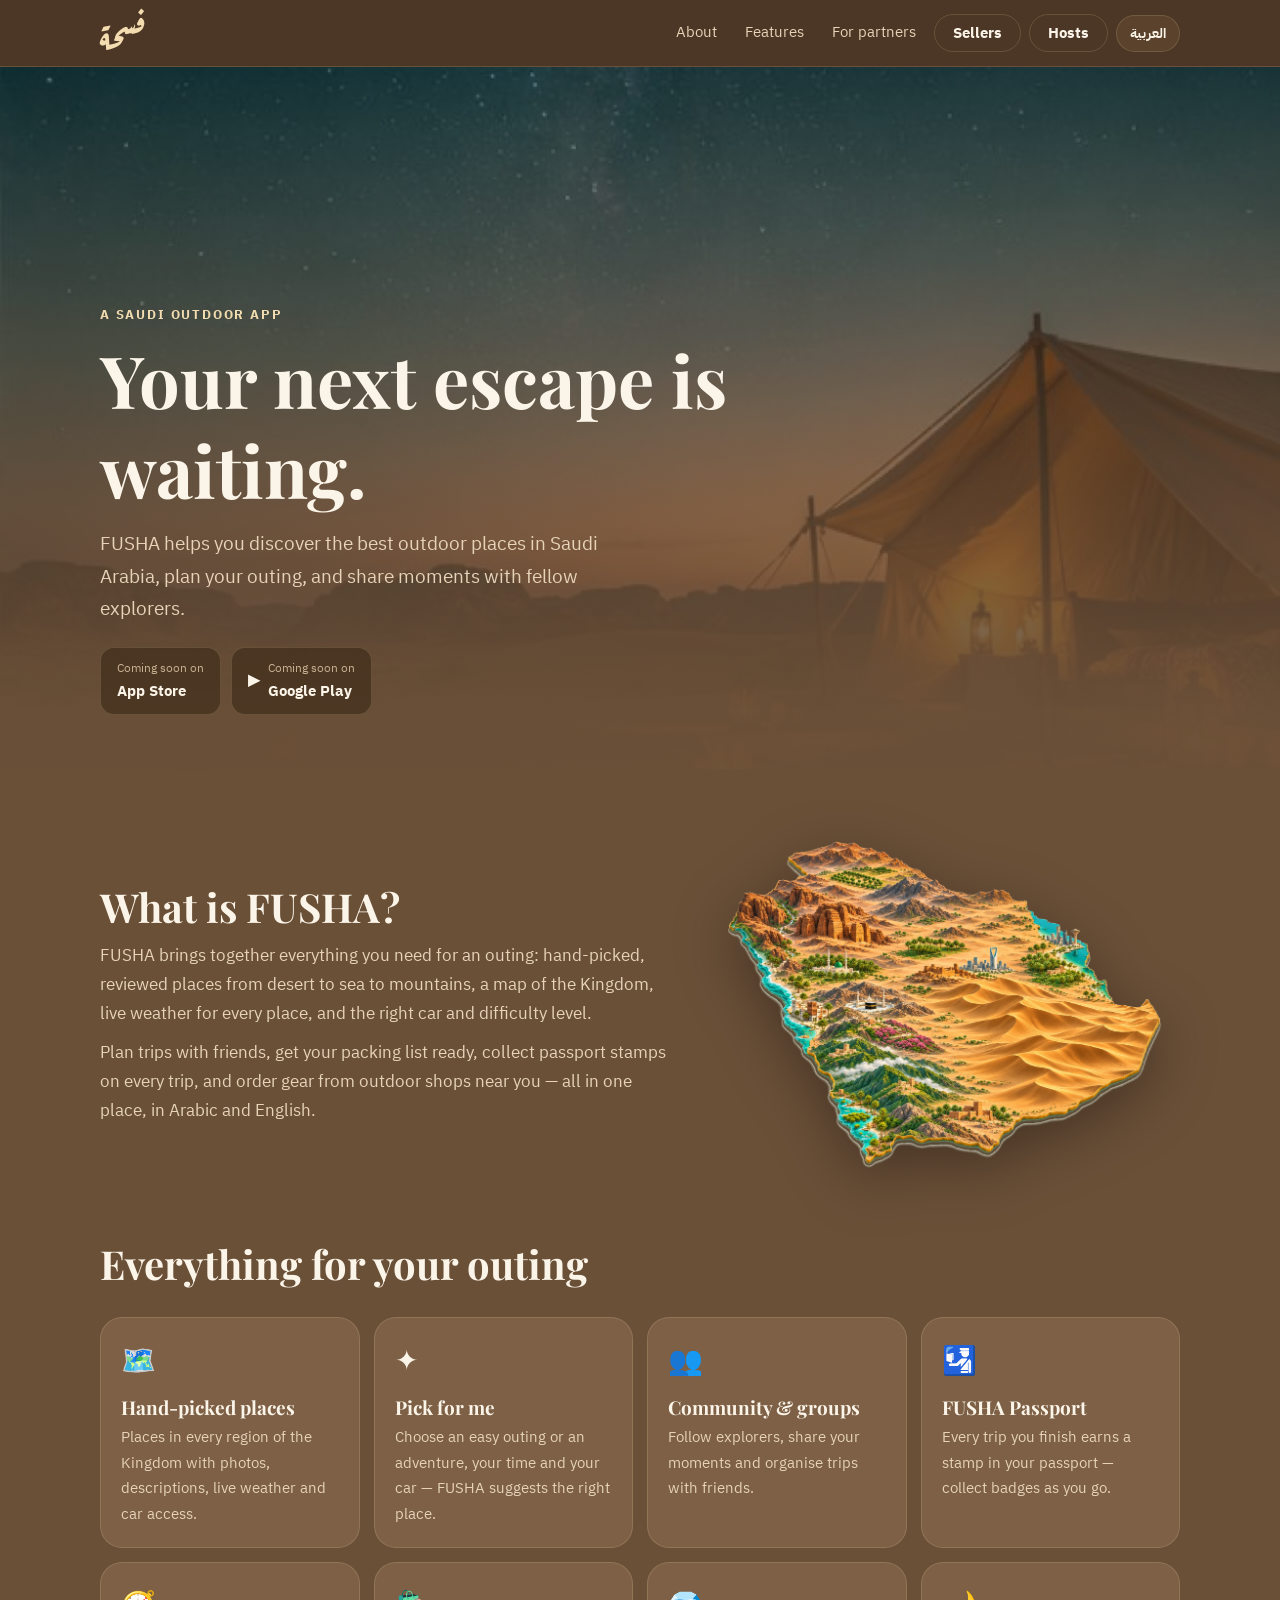
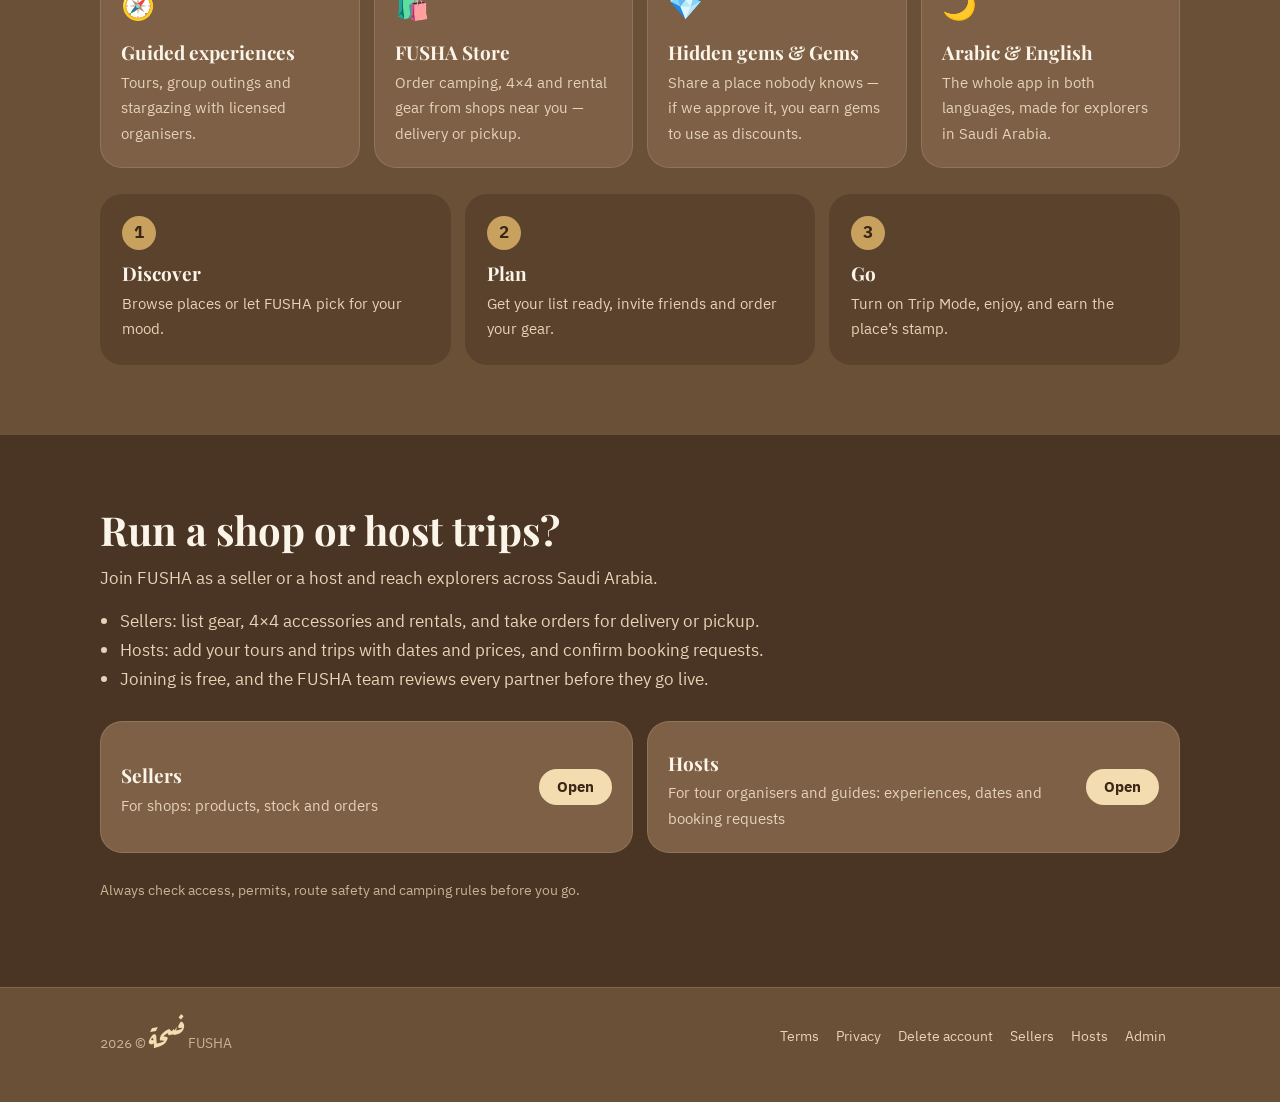
<file: index.html>
<!doctype html>
<html lang="ar" dir="rtl">
<head>
<meta charset="utf-8">
<meta name="viewport" content="width=device-width, initial-scale=1">
<title>FUSHA | فسحة — طلعتك الجاية بانتظارك</title>
<meta name="description" content="فسحة تطبيق سعودي يساعدك تكتشف أماكن الطلعات والرحلات وتخطط لها وتشارك لحظاتك. FUSHA is a Saudi outdoor app to discover places, plan outings and meet fellow explorers.">
<meta property="og:title" content="FUSHA | فسحة">
<meta property="og:description" content="اكتشف أجمل أماكن الطلعات في السعودية · Discover the best outdoor places across Saudi Arabia.">
<meta property="og:image" content="https://gofusha.com/logo.png">
<meta name="theme-color" content="#6B5038">
<link rel="icon" type="image/png" sizes="64x64" href="/fusha-icon-64.png">
<link rel="apple-touch-icon" href="/fusha-icon-180.png">
<link rel="preconnect" href="https://fonts.googleapis.com">
<link href="https://fonts.googleapis.com/css2?family=Aref+Ruqaa:wght@700&family=IBM+Plex+Sans+Arabic:wght@400;700&family=Noto+Naskh+Arabic:wght@700&family=Playfair+Display:wght@600&display=swap" rel="stylesheet">
<style>
  :root { --page:#6B5038; --surface:#7D6046; --deep:#5A422D; --deep2:#4A3524; --accent:#F3DDB0; --on:#3A2816; --text:#FBF4E8; --text2:#E6D3B8; --muted:#C9B293; --gold:#C9A15F; --line:rgba(243,221,176,.16); }
  * { box-sizing: border-box; }
  html, body { margin: 0; }
  body { background: var(--page); color: var(--text); font: 17px/1.7 'IBM Plex Sans Arabic', -apple-system, "Segoe UI", Tahoma, Arial, sans-serif; -webkit-font-smoothing: antialiased; }
  a { color: var(--accent); }
  .wrap { max-width: 1120px; margin: 0 auto; padding: 0 20px; }
  .logo { font-family: 'Aref Ruqaa', serif; font-weight: 700; color: var(--accent); line-height: 1.2; }
  h1, h2, h3 { font-family: 'Playfair Display', 'Noto Naskh Arabic', Georgia, serif; font-weight: 700; margin: 0; line-height: 1.25; }
  [hidden] { display: none !important; }

  /* top bar */
  .top { position: sticky; top: 0; z-index: 5; background: rgba(74,53,36,.92); backdrop-filter: blur(8px); border-bottom: 1px solid var(--line); }
  .top .wrap { display: flex; align-items: center; justify-content: space-between; gap: 12px; height: 66px; }
  .top .logo { font-size: 34px; text-decoration: none; }
  .links { display: flex; align-items: center; gap: 8px; flex-wrap: wrap; }
  .links a.nav { color: var(--text2); text-decoration: none; padding: 6px 10px; border-radius: 10px; font-size: 15px; }
  .links a.nav:hover { color: var(--text); background: rgba(243,221,176,.08); }
  .btn { display: inline-flex; align-items: center; gap: 6px; border: 0; border-radius: 24px; padding: 9px 18px; background: var(--accent); color: var(--on); font: 700 15px/1.2 'IBM Plex Sans Arabic', sans-serif; text-decoration: none; cursor: pointer; white-space: nowrap; }
  .btn.ghost { background: transparent; color: var(--text); border: 1px solid var(--line); }
  .btn.ghost:hover { background: rgba(243,221,176,.08); }
  .lang { background: var(--deep); color: var(--text); border: 1px solid var(--line); border-radius: 20px; padding: 7px 13px; font: 700 14px 'IBM Plex Sans Arabic', sans-serif; cursor: pointer; }

  /* hero */
  .hero { position: relative; min-height: min(78vh, 720px); display: flex; align-items: flex-end; background: linear-gradient(180deg, rgba(20,14,8,.15), rgba(107,80,56,.98) 92%), url('img/hero.jpg') center/cover; }
  .hero .wrap { width: 100%; padding-bottom: 54px; padding-top: 120px; }
  .eyebrow { color: var(--accent); font-weight: 700; letter-spacing: .14em; font-size: 13px; }
  [lang=ar] .eyebrow { letter-spacing: 0; font-size: 15px; }
  .hero h1 { font-size: clamp(40px, 6.5vw, 72px); margin-top: 8px; max-width: 14ch; }
  .hero p { font-size: 19px; color: var(--text2); max-width: 46ch; margin: 14px 0 22px; }
  .stores { display: flex; gap: 10px; flex-wrap: wrap; }
  .soon { display: inline-flex; align-items: center; gap: 8px; background: rgba(58,40,22,.6); border: 1px solid var(--line); border-radius: 14px; padding: 10px 16px; color: var(--text); font-weight: 700; font-size: 15px; }
  .soon small { display: block; color: var(--muted); font-weight: 400; font-size: 12px; }

  /* sections */
  section { padding: 70px 0; }
  .lead { color: var(--text2); max-width: 60ch; margin: 10px 0 0; }
  .sec-title { font-size: clamp(28px, 4vw, 40px); }
  .about { display: grid; grid-template-columns: 1.1fr .9fr; gap: 40px; align-items: center; }
  .about img { width: 100%; max-width: 440px; justify-self: center; filter: drop-shadow(0 18px 30px rgba(0,0,0,.35)); }
  .grid { display: grid; grid-template-columns: repeat(4, minmax(0, 1fr)); gap: 14px; margin-top: 28px; }
  .card { background: var(--surface); border: 1px solid var(--line); border-radius: 22px; padding: 20px; }
  .card .ic { font-size: 28px; }
  .card h3 { font-size: 19px; margin: 10px 0 6px; }
  .card p { color: var(--text2); font-size: 15px; margin: 0; }
  .steps { display: grid; grid-template-columns: repeat(3, minmax(0, 1fr)); gap: 14px; margin-top: 26px; }
  .step { background: var(--deep); border-radius: 22px; padding: 22px; }
  .step b { display: inline-grid; place-items: center; width: 34px; height: 34px; border-radius: 17px; background: var(--gold); color: var(--on); font-weight: 900; }
  .step h3 { font-size: 19px; margin: 12px 0 6px; }
  .step p { margin: 0; color: var(--text2); font-size: 15px; }
  .shops { background: var(--deep2); }
  .shops .box { display: flex; justify-content: space-between; align-items: center; gap: 24px; flex-wrap: wrap; }
  .shops ul { margin: 14px 0 0; padding-inline-start: 20px; color: var(--text2); }
  .portals { display: grid; grid-template-columns: repeat(2, minmax(0, 1fr)); gap: 14px; margin-top: 26px; }
  .portal { display: flex; justify-content: space-between; align-items: center; gap: 12px; text-decoration: none; color: var(--text); }
  .portal div span { color: var(--text2); font-size: 15px; display: block; }
  .portal .btn { color: var(--on); } .portal .btn.ghost { color: var(--text); }
  .note { color: var(--muted); font-size: 14px; margin-top: 26px; }

  footer { border-top: 1px solid var(--line); padding: 30px 0 46px; color: var(--muted); font-size: 14px; }
  footer .wrap { display: flex; justify-content: space-between; gap: 16px; flex-wrap: wrap; align-items: center; }
  footer a { color: var(--text2); text-decoration: none; margin-inline-end: 14px; }
  footer .logo { font-size: 28px; }

  @media (max-width: 900px) {
    .grid { grid-template-columns: repeat(2, minmax(0, 1fr)); }
    .about { grid-template-columns: 1fr; }
    .steps, .portals { grid-template-columns: 1fr; }
    .links a.nav { display: none; }
  }
  @media (max-width: 520px) {
    .grid { grid-template-columns: 1fr; }
    .top .btn.ghost { display: none; }
  }
</style>
</head>
<body>
<header class="top">
  <div class="wrap">
    <a class="logo" href="#" aria-label="FUSHA">فسحة</a>
    <nav class="links" aria-label="Main">
      <a class="nav" href="#about" data-t="nav_about">عن فسحة</a>
      <a class="nav" href="#features" data-t="nav_features">المزايا</a>
      <a class="nav" href="#shops" data-t="nav_shops">للشركاء</a>
      <a class="btn ghost" href="/seller/" data-t="seller_btn">البائعين</a>
      <a class="btn ghost" href="/experiences/" data-t="exp_btn">مقدمو التجارب</a>
      <button class="lang" id="lang" type="button">English</button>
    </nav>
  </div>
</header>

<section class="hero" style="padding:0">
  <div class="wrap">
    <div class="eyebrow" data-t="eyebrow">تطبيق سعودي للطلعات والرحلات</div>
    <h1 data-t="hero_title">طلعتك الجاية بانتظارك.</h1>
    <p data-t="hero_text">فسحة يساعدك تكتشف أجمل أماكن الطلعات في السعودية، وتخطط لرحلتك، وتشارك لحظاتك مع المستكشفين.</p>
    <div class="stores">
      <span class="soon"> <span><small data-t="soon">قريباً على</small>App Store</span></span>
      <span class="soon">▶ <span><small data-t="soon">قريباً على</small>Google Play</span></span>
    </div>
  </div>
</section>

<section id="about">
  <div class="wrap about">
    <div>
      <h2 class="sec-title" data-t="about_title">وش هي فسحة؟</h2>
      <p class="lead" data-t="about_p1">فسحة تطبيق يجمع لك كل اللي تحتاجه لطلعتك: أماكن مختارة وموثقة من البر للبحر للجبال، خريطة للمملكة، والطقس المباشر لكل مكان، ونوع السيارة المناسب ومستوى الصعوبة.</p>
      <p class="lead" data-t="about_p2">وتقدر تخطط طلعتك مع أصدقائك، وتجهّز قائمتك، وتجمع أختام جوازك مع كل رحلة، وتطلب معداتك من متاجر الرحلات حولك — كله في مكان واحد، بالعربي والإنجليزي.</p>
    </div>
    <img src="img/saudi.png" alt="" loading="lazy">
  </div>
</section>

<section id="features" style="padding-top:0">
  <div class="wrap">
    <h2 class="sec-title" data-t="feat_title">كل شي لطلعتك</h2>
    <div class="grid">
      <div class="card"><div class="ic">🗺️</div><h3 data-t="f1_t">أماكن مختارة</h3><p data-t="f1_p">أماكن في كل مناطق المملكة مع الصور والوصف والطقس المباشر ونوع السيارة.</p></div>
      <div class="card"><div class="ic">✦</div><h3 data-t="f2_t">رشّح لي</h3><p data-t="f2_p">اختر طلعة سهلة أو مغامرة، ووقتك، وسيارتك — وفسحة يرشح لك المكان المناسب.</p></div>
      <div class="card"><div class="ic">👥</div><h3 data-t="f3_t">المجتمع والمجموعات</h3><p data-t="f3_p">تابع المستكشفين، وشارك لحظاتك، ونظّم رحلاتك مع أصدقائك.</p></div>
      <div class="card"><div class="ic">🛂</div><h3 data-t="f4_t">جواز فسحة</h3><p data-t="f4_p">كل رحلة تخلّصها تكسبك ختم في جوازك، واجمع الأوسمة.</p></div>
      <div class="card"><div class="ic">🧭</div><h3 data-t="f5_t">تجارب بمرشدين</h3><p data-t="f5_p">جولات وطلعات جماعية ومراقبة نجوم مع منظمين مرخصين.</p></div>
      <div class="card"><div class="ic">🛍️</div><h3 data-t="f6_t">متجر فسحة</h3><p data-t="f6_p">اطلب معدات التخييم والدفع الرباعي والتأجير من متاجر حولك — توصيل أو استلام.</p></div>
      <div class="card"><div class="ic">💎</div><h3 data-t="f7_t">أماكن مميزة وجواهر</h3><p data-t="f7_p">شارك مكان ما يعرفه أحد، وإذا اعتمدناه تكسب جواهر تستخدمها كخصم.</p></div>
      <div class="card"><div class="ic">🌙</div><h3 data-t="f8_t">عربي وإنجليزي</h3><p data-t="f8_p">التطبيق كامل باللغتين، مصمم للمستكشفين في السعودية.</p></div>
    </div>

    <div class="steps">
      <div class="step"><b>1</b><h3 data-t="s1_t">اكتشف</h3><p data-t="s1_p">تصفح الأماكن أو خلّ فسحة يرشح لك حسب مزاجك.</p></div>
      <div class="step"><b>2</b><h3 data-t="s2_t">خطط</h3><p data-t="s2_p">جهّز قائمتك، وادعُ أصدقائك، واطلب معداتك.</p></div>
      <div class="step"><b>3</b><h3 data-t="s3_t">انطلق</h3><p data-t="s3_p">شغّل وضع الرحلة، واستمتع، واكسب ختم المكان.</p></div>
    </div>
  </div>
</section>

<section id="shops" class="shops">
  <div class="wrap">
    <div class="box">
      <div>
        <h2 class="sec-title" data-t="shops_title">عندك متجر أو تنظّم رحلات؟</h2>
        <p class="lead" data-t="shops_p">انضم لفسحة كبائع أو كمقدّم تجارب، ووصل للمستكشفين في كل السعودية.</p>
        <ul>
          <li data-t="shops_l1">البائعين: اعرضوا المعدات وإكسسوارات الدفع الرباعي والتأجير، واستقبلوا الطلبات بالتوصيل أو الاستلام.</li>
          <li data-t="shops_l2">مقدمو التجارب: أضيفوا جولاتكم ورحلاتكم بالمواعيد والأسعار، وأكّدوا طلبات الحجز.</li>
          <li data-t="shops_l3">التسجيل مجاني، وفريق فسحة يراجع كل شريك قبل ظهوره.</li>
        </ul>
      </div>
    </div>

    <div class="portals">
      <a class="card portal" href="/seller/"><div><h3 data-t="p_seller">البائعين</h3><span data-t="p_seller_s">للمتاجر: المنتجات والمخزون والطلبات</span></div><span class="btn" data-t="open">افتح</span></a>
      <a class="card portal" href="/experiences/"><div><h3 data-t="p_exp">مقدمو التجارب</h3><span data-t="p_exp_s">لمنظمي الرحلات والمرشدين: التجارب والمواعيد وطلبات الحجز</span></div><span class="btn" data-t="open">افتح</span></a>
    </div>
    <p class="note" data-t="safety">تأكد دائماً من الوصول والتصاريح وسلامة الطريق وأنظمة التخييم قبل الذهاب.</p>
  </div>
</section>

<footer>
  <div class="wrap">
    <div><span class="logo">فسحة</span> <span>© 2026 FUSHA</span></div>
    <div>
      <a href="legal/terms.html" data-t="terms">الشروط</a>
      <a href="legal/privacy.html" data-t="privacy">الخصوصية</a>
      <a href="legal/delete-account.html" data-t="delete">حذف الحساب</a>
      <a href="/seller/" data-t="seller_btn">البائعين</a>
      <a href="/experiences/" data-t="exp_btn">مقدمو التجارب</a>
      <a href="/admin/" data-t="admin_btn">لوحة الإدارة</a>
    </div>
  </div>
</footer>

<script>
  const EN = {
    nav_about: 'About', nav_features: 'Features', nav_shops: 'For partners', seller_btn: 'Sellers', exp_btn: 'Hosts', admin_btn: 'Admin',
    eyebrow: 'A SAUDI OUTDOOR APP', hero_title: 'Your next escape is waiting.',
    hero_text: 'FUSHA helps you discover the best outdoor places in Saudi Arabia, plan your outing, and share moments with fellow explorers.',
    soon: 'Coming soon on',
    about_title: 'What is FUSHA?',
    about_p1: 'FUSHA brings together everything you need for an outing: hand-picked, reviewed places from desert to sea to mountains, a map of the Kingdom, live weather for every place, and the right car and difficulty level.',
    about_p2: 'Plan trips with friends, get your packing list ready, collect passport stamps on every trip, and order gear from outdoor shops near you — all in one place, in Arabic and English.',
    feat_title: 'Everything for your outing',
    f1_t: 'Hand-picked places', f1_p: 'Places in every region of the Kingdom with photos, descriptions, live weather and car access.',
    f2_t: 'Pick for me', f2_p: 'Choose an easy outing or an adventure, your time and your car — FUSHA suggests the right place.',
    f3_t: 'Community & groups', f3_p: 'Follow explorers, share your moments and organise trips with friends.',
    f4_t: 'FUSHA Passport', f4_p: 'Every trip you finish earns a stamp in your passport — collect badges as you go.',
    f5_t: 'Guided experiences', f5_p: 'Tours, group outings and stargazing with licensed organisers.',
    f6_t: 'FUSHA Store', f6_p: 'Order camping, 4×4 and rental gear from shops near you — delivery or pickup.',
    f7_t: 'Hidden gems & Gems', f7_p: 'Share a place nobody knows — if we approve it, you earn gems to use as discounts.',
    f8_t: 'Arabic & English', f8_p: 'The whole app in both languages, made for explorers in Saudi Arabia.',
    s1_t: 'Discover', s1_p: 'Browse places or let FUSHA pick for your mood.',
    s2_t: 'Plan', s2_p: 'Get your list ready, invite friends and order your gear.',
    s3_t: 'Go', s3_p: 'Turn on Trip Mode, enjoy, and earn the place’s stamp.',
    shops_title: 'Run a shop or host trips?', shops_p: 'Join FUSHA as a seller or a host and reach explorers across Saudi Arabia.',
    shops_l1: 'Sellers: list gear, 4×4 accessories and rentals, and take orders for delivery or pickup.', shops_l2: 'Hosts: add your tours and trips with dates and prices, and confirm booking requests.', shops_l3: 'Joining is free, and the FUSHA team reviews every partner before they go live.',
    p_seller: 'Sellers', p_seller_s: 'For shops: products, stock and orders', p_exp: 'Hosts', p_exp_s: 'For tour organisers and guides: experiences, dates and booking requests', open: 'Open',
    safety: 'Always check access, permits, route safety and camping rules before you go.',
    terms: 'Terms', privacy: 'Privacy', delete: 'Delete account',
  };
  const AR = {};
  document.querySelectorAll('[data-t]').forEach(el => { AR[el.dataset.t] = el.textContent; });
  const apply = lang => {
    const d = lang === 'ar' ? AR : EN;
    document.documentElement.lang = lang; document.documentElement.dir = lang === 'ar' ? 'rtl' : 'ltr';
    document.querySelectorAll('[data-t]').forEach(el => { if (d[el.dataset.t]) el.textContent = d[el.dataset.t]; });
    document.getElementById('lang').textContent = lang === 'ar' ? 'English' : 'العربية';
    document.title = lang === 'ar' ? 'FUSHA | فسحة — طلعتك الجاية بانتظارك' : 'FUSHA | فسحة — Your next escape is waiting';
    try { localStorage.setItem('fusha-lang', lang); } catch (e) {}
  };
  let lang = 'ar';
  try { lang = localStorage.getItem('fusha-lang') || ((navigator.language || '').startsWith('ar') ? 'ar' : 'en'); } catch (e) {}
  apply(lang);
  document.getElementById('lang').addEventListener('click', () => { lang = lang === 'ar' ? 'en' : 'ar'; apply(lang); });
</script>
</body>
</html>
</file>
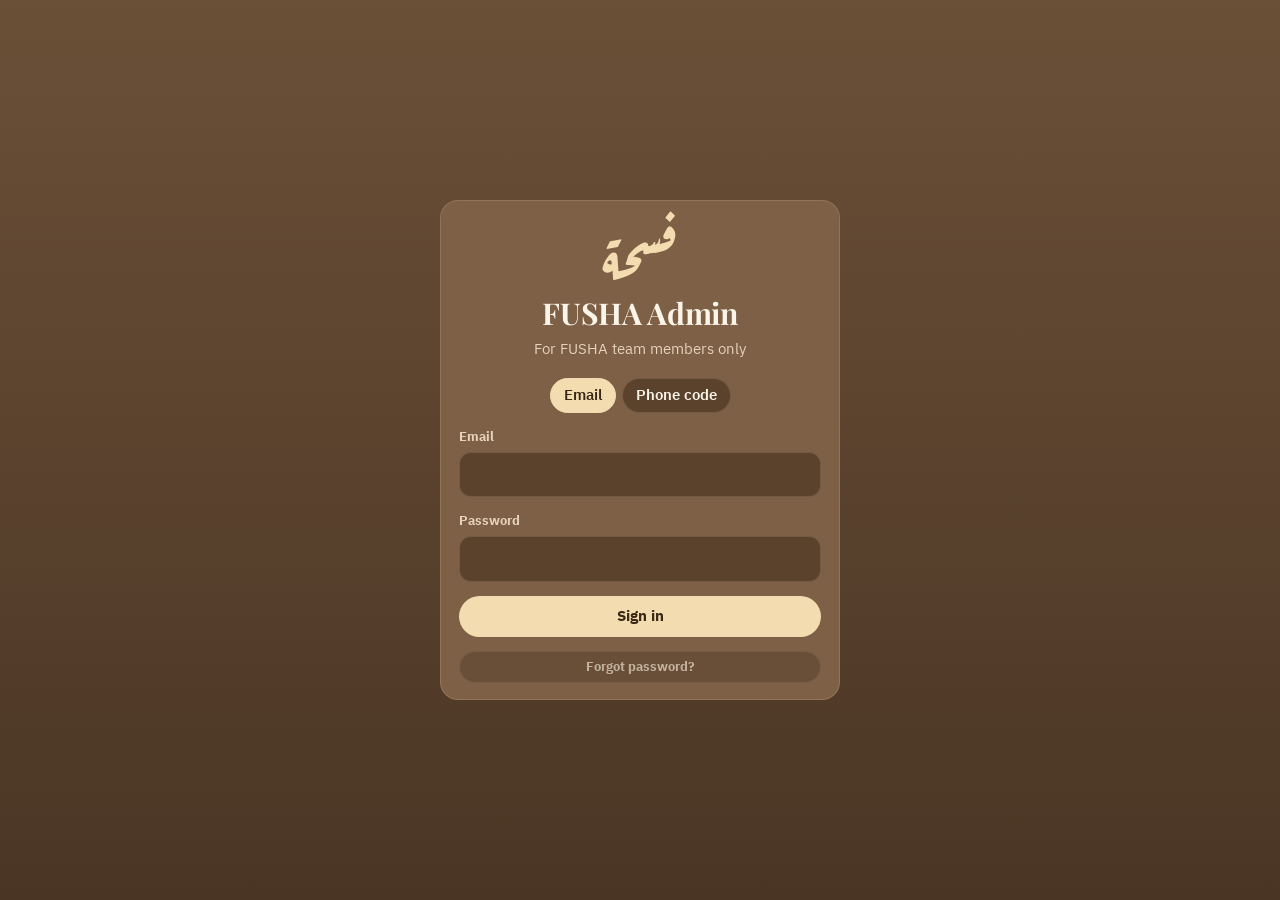
<file: admin/index.html>
<!doctype html>
<html lang="en">
  <head>
    <meta charset="UTF-8" />
    <meta name="viewport" content="width=device-width, initial-scale=1.0" />
    <meta name="robots" content="noindex, nofollow" />
<link rel="icon" type="image/png" sizes="64x64" href="/fusha-icon-64.png">
<link rel="apple-touch-icon" href="/fusha-icon-180.png">
    <link rel="preconnect" href="https://fonts.googleapis.com" />
    <link href="https://fonts.googleapis.com/css2?family=Aref+Ruqaa:wght@700&family=IBM+Plex+Sans+Arabic:wght@400;500;700&family=Noto+Naskh+Arabic:wght@700&family=Playfair+Display:wght@600&display=swap" rel="stylesheet" />
    <title>FUSHA Admin</title>
    <script type="module" crossorigin src="/admin/assets/index-DzXGGNX4.js"></script>
    <link rel="stylesheet" crossorigin href="/admin/assets/index-CAr8L4ZC.css">
  </head>
  <body>
    <div id="root"></div>
  </body>
</html>
</file>
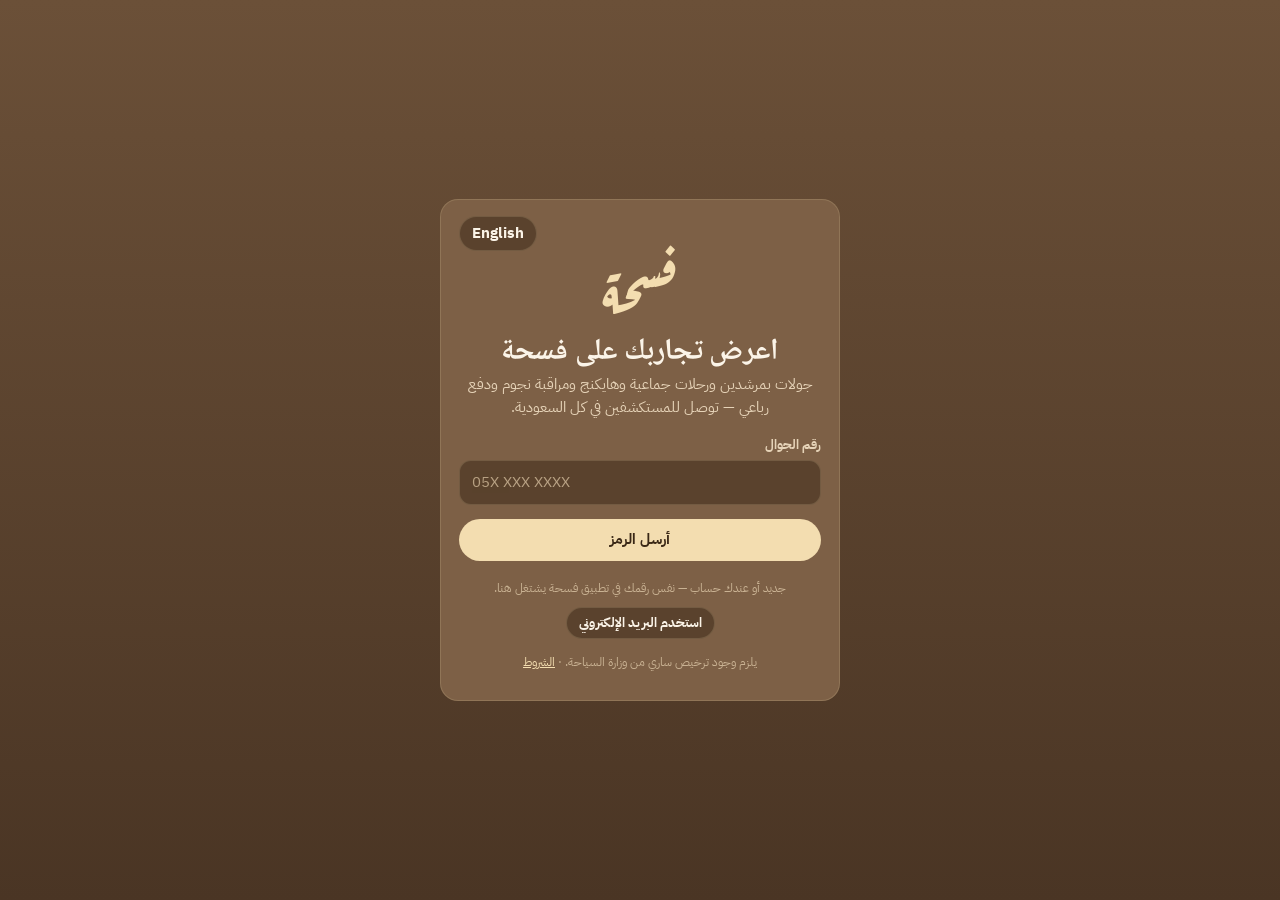
<file: experiences/index.html>
<!doctype html>
<html lang="ar" dir="rtl">
  <head>
    <meta charset="UTF-8" />
    <meta name="viewport" content="width=device-width, initial-scale=1.0" />
<link rel="icon" type="image/png" sizes="64x64" href="/fusha-icon-64.png">
<link rel="apple-touch-icon" href="/fusha-icon-180.png">
    <link rel="preconnect" href="https://fonts.googleapis.com" />
    <link href="https://fonts.googleapis.com/css2?family=Aref+Ruqaa:wght@700&family=IBM+Plex+Sans+Arabic:wght@400;500;700&family=Noto+Naskh+Arabic:wght@700&family=Playfair+Display:wght@600&display=swap" rel="stylesheet" />
    <title>FUSHA Hosts · مقدمو التجارب</title>
    <script type="module" crossorigin src="/experiences/assets/index-Ct7uKHCW.js"></script>
    <link rel="stylesheet" crossorigin href="/experiences/assets/index-CAr8L4ZC.css">
  </head>
  <body>
    <div id="root"></div>
  </body>
</html>
</file>
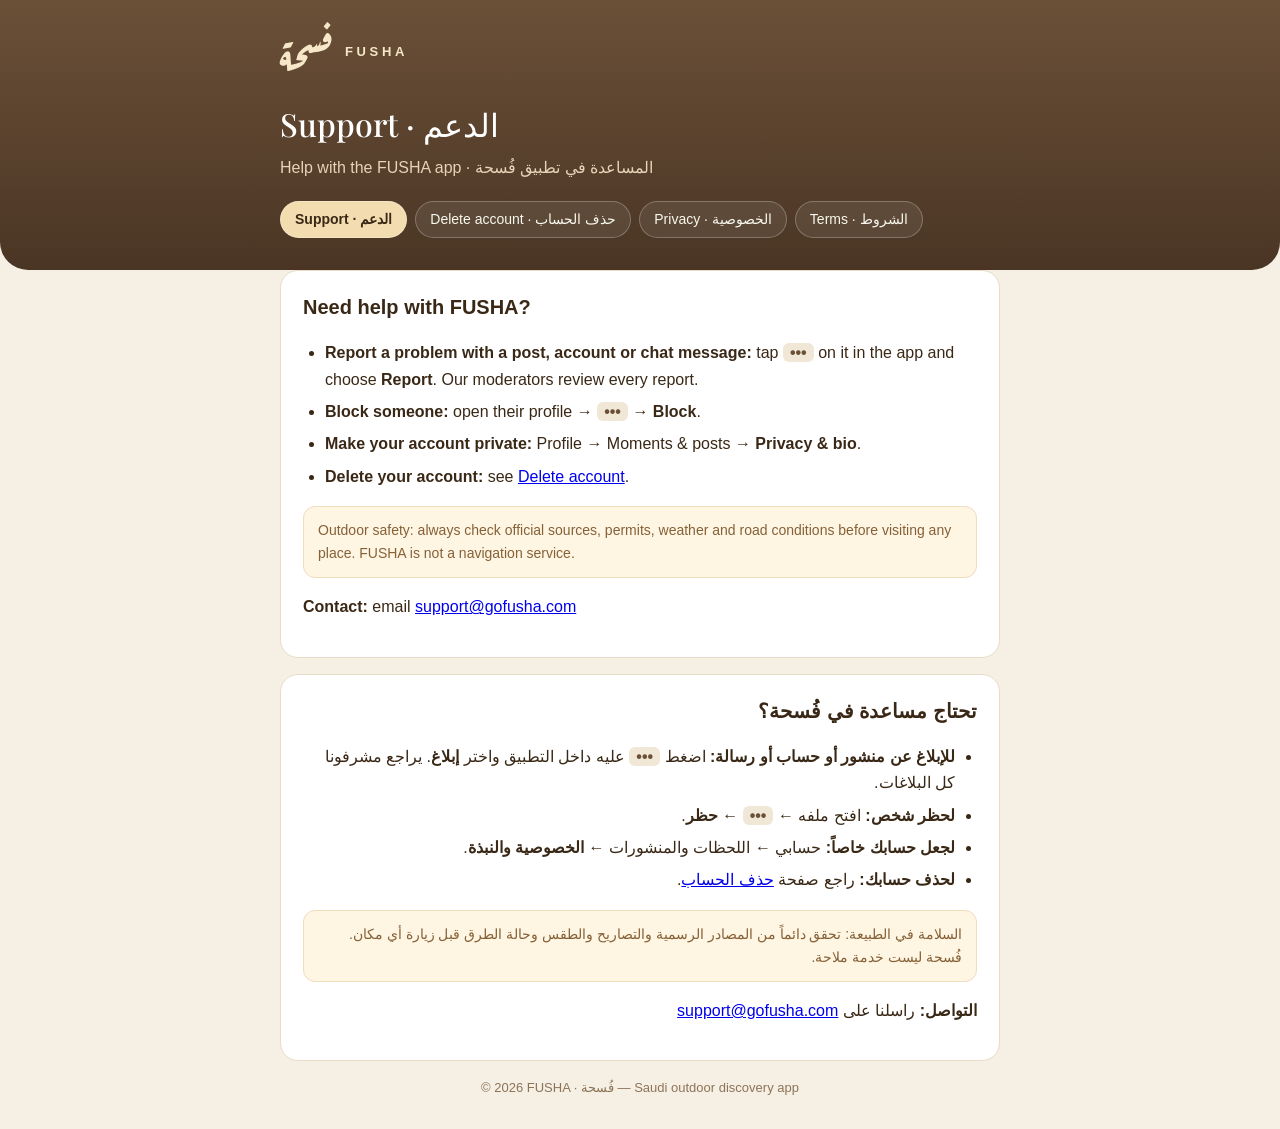
<file: legal/index.html>
<!doctype html>
<html lang="en">
<head>
<meta charset="utf-8">
<meta name="viewport" content="width=device-width, initial-scale=1">
<title>Support · FUSHA فُسحة</title>
<meta name="description" content="Help and contact for the FUSHA app">
<link rel="icon" type="image/png" sizes="64x64" href="/fusha-icon-64.png">
<link rel="apple-touch-icon" href="/fusha-icon-180.png">
<link href="https://fonts.googleapis.com/css2?family=Aref+Ruqaa:wght@700&family=Playfair+Display:wght@500&display=swap" rel="stylesheet">
<link rel="stylesheet" href="style.css?v=2">
</head>
<body>
<header><div class="wrap">
  <a class="brand" href="./"><span class="logo" aria-label="FUSHA logo">فسحة</span><span><b>FUSHA</b></span></a>
  <h1>Support · الدعم</h1><p>Help with the FUSHA app · المساعدة في تطبيق فُسحة</p>
  <nav>
    <a href="./" aria-current="page">Support · الدعم</a>
    <a href="delete-account.html" >Delete account · حذف الحساب</a>
    <a href="privacy.html" >Privacy · الخصوصية</a>
    <a href="terms.html" >Terms · الشروط</a>
  </nav>
</div></header>
<main class="wrap">
<section>
  <h2>Need help with FUSHA?</h2>
  <ul>
    <li><b>Report a problem with a post, account or chat message:</b> tap <kbd>•••</kbd> on it in the app and choose <b>Report</b>. Our moderators review every report.</li>
    <li><b>Block someone:</b> open their profile → <kbd>•••</kbd> → <b>Block</b>.</li>
    <li><b>Make your account private:</b> Profile → Moments &amp; posts → <b>Privacy &amp; bio</b>.</li>
    <li><b>Delete your account:</b> see <a href="delete-account.html">Delete account</a>.</li>
  </ul>
  <p class="note">Outdoor safety: always check official sources, permits, weather and road conditions before visiting any place. FUSHA is not a navigation service.</p>
  <p><b>Contact:</b> <span id="contact">email <a href="mailto:support@gofusha.com">support@gofusha.com</a></span></p>
</section>
<section dir="rtl" lang="ar">
  <h2>تحتاج مساعدة في فُسحة؟</h2>
  <ul>
    <li><b>للإبلاغ عن منشور أو حساب أو رسالة:</b> اضغط <kbd>•••</kbd> عليه داخل التطبيق واختر <b>إبلاغ</b>. يراجع مشرفونا كل البلاغات.</li>
    <li><b>لحظر شخص:</b> افتح ملفه ← <kbd>•••</kbd> ← <b>حظر</b>.</li>
    <li><b>لجعل حسابك خاصاً:</b> حسابي ← اللحظات والمنشورات ← <b>الخصوصية والنبذة</b>.</li>
    <li><b>لحذف حسابك:</b> راجع صفحة <a href="delete-account.html">حذف الحساب</a>.</li>
  </ul>
  <p class="note">السلامة في الطبيعة: تحقق دائماً من المصادر الرسمية والتصاريح والطقس وحالة الطرق قبل زيارة أي مكان. فُسحة ليست خدمة ملاحة.</p>
  <p><b>التواصل:</b> راسلنا على <a href="mailto:support@gofusha.com">support@gofusha.com</a></p>
</section>
</main>
<footer>© 2026 FUSHA · فُسحة — Saudi outdoor discovery app</footer>
</body>
</html>
</file>
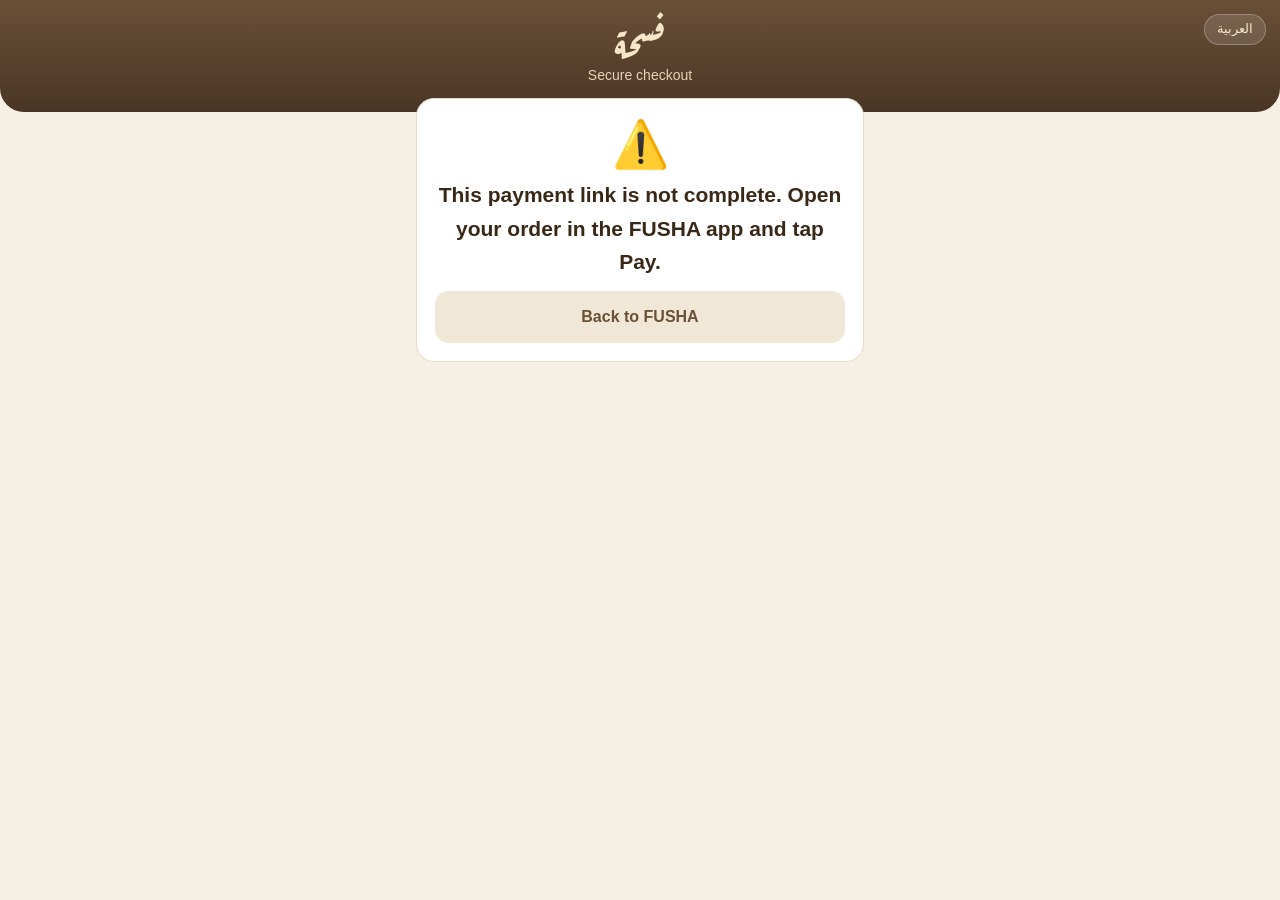
<file: pay/index.html>
<!doctype html>
<html lang="ar" dir="rtl">
<head>
<meta charset="utf-8">
<meta name="viewport" content="width=device-width, initial-scale=1">
<meta name="robots" content="noindex">
<title>FUSHA Pay · الدفع</title>
<link rel="icon" type="image/png" sizes="64x64" href="/fusha-icon-64.png">
<link rel="apple-touch-icon" href="/fusha-icon-180.png">
<link href="https://fonts.googleapis.com/css2?family=Aref+Ruqaa:wght@700&display=swap" rel="stylesheet">
<link rel="stylesheet" href="https://cdn.moyasar.com/mpf/1.19.0/moyasar.css">
<style>
  :root { --deep:#6B5038; --gold:#F3DDB0; --cream:#F6EFE4; --ink:#3A2816; --muted:#8C7458; --line:#E8DCC8; --green:#3E7B4F; --red:#A8432F; }
  * { box-sizing: border-box; }
  body { margin: 0; background: var(--cream); color: var(--ink); font: 16px/1.6 -apple-system, BlinkMacSystemFont, "Segoe UI", Tahoma, Arial, sans-serif; }
  header { background: linear-gradient(180deg, #6B5038, #4A3524); color: #fff; padding: 18px 16px 26px; border-radius: 0 0 24px 24px; text-align: center; }
  .logo { font-family: 'Aref Ruqaa', serif; font-weight: 700; font-size: 38px; line-height: 1.2; color: #F6E7C8; }
  .lang { position: absolute; top: 14px; inset-inline-end: 14px; background: rgba(255,255,255,.12); color: #F6E7C8; border: 1px solid rgba(255,255,255,.25); border-radius: 20px; padding: 4px 12px; font: inherit; font-size: 13px; cursor: pointer; }
  main { max-width: 480px; margin: -14px auto 0; padding: 0 16px 40px; }
  .card { background: #fff; border: 1px solid var(--line); border-radius: 18px; padding: 18px; margin-bottom: 14px; }
  .row { display: flex; justify-content: space-between; align-items: baseline; gap: 12px; }
  .muted { color: var(--muted); font-size: 14px; }
  .total { font-size: 28px; font-weight: 800; color: var(--deep); }
  .center { text-align: center; }
  .big { font-size: 46px; line-height: 1.2; }
  h1 { font-size: 21px; margin: 6px 0; }
  .btn { display: block; width: 100%; text-align: center; background: var(--deep); color: #fff; border: 0; border-radius: 14px; padding: 13px; font: inherit; font-weight: 700; text-decoration: none; margin-top: 12px; cursor: pointer; }
  .btn.light { background: #F1E7D6; color: var(--deep); }
  .notice { border-radius: 12px; padding: 11px 13px; font-size: 14px; margin-top: 10px; }
  .notice.red { background: #FBE9E4; color: var(--red); }
  .notice.gold { background: #FFF5E3; color: #856137; }
  .secure { text-align: center; font-size: 13px; color: var(--muted); }
  .spin { width: 34px; height: 34px; border: 4px solid #EADFCB; border-top-color: var(--deep); border-radius: 50%; margin: 10px auto; animation: s 1s linear infinite; }
  @keyframes s { to { transform: rotate(360deg); } }
  .mysr-form { direction: ltr; }
  [hidden] { display: none !important; }
</style>
</head>
<body>
<header><button class="lang" id="lang" type="button">English</button><div class="logo" aria-label="FUSHA">فسحة</div><div id="sub" style="color:#E6D3B8;font-size:14px"></div></header>
<main>
  <div id="loading" class="card center"><div class="spin"></div></div>
  <div id="pay" hidden>
    <div class="card">
      <div class="row"><b id="shop"></b><span class="muted" id="code" dir="ltr"></span></div>
      <div class="row" style="margin-top:8px"><span class="muted" data-t="Total to pay|المبلغ المطلوب"></span><span class="total"><bdi id="amount" dir="ltr"></bdi> <span data-t="SAR|ر.س"></span></span></div>
      <div id="retry" class="notice red" hidden data-t="That payment didn’t go through. Please try again or use another card.|ما تمت عملية الدفع. جرّب مرة ثانية أو استخدم بطاقة ثانية."></div>
      <div id="test" class="notice gold" hidden data-t="Test mode — no real money is charged.|وضع تجريبي — ما يتم خصم أي مبلغ حقيقي."></div>
    </div>
    <div class="card"><div class="mysr-form"></div></div>
    <p class="secure" data-t="🔒 Secure payment by Moyasar. FUSHA never sees your card details.|🔒 دفع آمن عبر ميسّر. فسحة ما تشوف بيانات بطاقتك."></p>
  </div>
  <div id="checking" class="card center" hidden><div class="spin"></div><h1 data-t="Confirming your payment…|نتأكد من الدفع…"></h1><p class="muted" data-t="This takes a few seconds. Please don’t close this page.|ياخذ ثواني. لا تقفل الصفحة."></p></div>
  <div id="done" class="card center" hidden>
    <div class="big">✅</div><h1 data-t="Payment received|تم الدفع"></h1>
    <p class="muted"><span data-t="Your order was sent to|أرسلنا طلبك إلى"></span> <b class="shopname"></b>. <span data-t="You’ll get updates in the app.|بتوصلك التحديثات في التطبيق."></span></p>
    <a class="btn" href="fusha://" data-t="Back to FUSHA|ارجع لفسحة"></a>
  </div>
  <div id="closed" class="card center" hidden>
    <div class="big">ℹ️</div><h1 id="closedTitle"></h1>
    <a class="btn light" href="fusha://" data-t="Back to FUSHA|ارجع لفسحة"></a>
  </div>
  <div id="error" class="card center" hidden><div class="big">⚠️</div><h1 id="errorText"></h1><a class="btn light" href="fusha://" data-t="Back to FUSHA|ارجع لفسحة"></a></div>
</main>
<script src="https://cdn.moyasar.com/mpf/1.19.0/moyasar.js"></script>
<script>
(() => {
  const SB_URL = 'https://hdamabirkrctwydvmwmh.supabase.co', SB_KEY = 'sb_publishable_Qi5FgGCaExyGCwG6bfpL9A_e7oShtCe';
  const qs = new URLSearchParams(location.search);
  const order = qs.get('o'), token = qs.get('t'), returnedId = qs.get('id');
  let lang = (qs.get('lang') || (navigator.language || 'ar')).startsWith('en') ? 'en' : 'ar';
  let state = null;
  const $ = id => document.getElementById(id);
  const tr = s => { const [en, ar] = s.split('|'); return lang === 'en' ? en : ar; };
  function applyLang() {
    document.documentElement.lang = lang; document.documentElement.dir = lang === 'en' ? 'ltr' : 'rtl';
    document.querySelectorAll('[data-t]').forEach(el => { el.textContent = tr(el.dataset.t); });
    $('lang').textContent = lang === 'en' ? 'العربية' : 'English';
    $('sub').textContent = tr('Secure checkout|الدفع الآمن');
    if (state) { document.querySelectorAll('.shopname').forEach(e => e.textContent = lang === 'en' ? state.shop_en : state.shop_ar); $('shop').textContent = lang === 'en' ? state.shop_en : state.shop_ar; }
  }
  // Moyasar's form can't be redrawn in place, so switching language reloads the page in the other language.
  $('lang').onclick = () => { const u = new URL(location.href); u.searchParams.delete('id'); u.searchParams.delete('status'); u.searchParams.delete('message'); u.searchParams.set('lang', lang === 'en' ? 'ar' : 'en'); location.replace(u.toString()); };
  const show = id => ['loading', 'pay', 'checking', 'done', 'closed', 'error'].forEach(x => $(x).hidden = x !== id);
  const rpc = async (fn, args) => {
    const r = await fetch(`${SB_URL}/rest/v1/rpc/${fn}`, { method: 'POST', headers: { apikey: SB_KEY, 'Content-Type': 'application/json' }, body: JSON.stringify(args || {}) });
    const body = await r.json().catch(() => null);
    if (!r.ok) throw new Error((body && body.message) || 'ERROR');
    return body;
  };
  const fail = (en, ar) => { $('errorText').textContent = lang === 'en' ? en : ar; show('error'); };
  let config = null;

  function render(s, triedPayment) {
    state = s; applyLang();
    if (s.payment_status === 'paid') { show('done'); return; }
    if (s.status === 'awaiting_payment' && s.checking) { show('checking'); return 'wait'; }
    if (s.status === 'awaiting_payment') {
      $('code').textContent = '#' + s.code;
      $('amount').textContent = Number(s.total_sar).toFixed(2);
      $('retry').hidden = !triedPayment;
      show('pay'); mountForm(); return;
    }
    $('closedTitle').textContent = s.status === 'cancelled' ? tr('This order was cancelled. Nothing more to pay.|تم إلغاء هذا الطلب. ما عليك دفع شيء.') : tr('Nothing to pay for this order.|ما عليك دفع شيء لهذا الطلب.');
    show('closed');
  }

  function mountForm() {
    const box = document.querySelector('.mysr-form'); box.innerHTML = '';
    const methods = ['creditcard']; if (config.apple_pay) methods.push('applepay');
    $('test').hidden = !String(config.publishable_key).startsWith('pk_test_');
    Moyasar.init({
      element: '.mysr-form', language: lang,
      amount: state.amount, currency: 'SAR',
      description: `FUSHA order #${state.code}`,
      publishable_api_key: config.publishable_key,
      callback_url: `${location.origin}${location.pathname}?o=${encodeURIComponent(order)}&t=${encodeURIComponent(token)}&lang=${lang}`,
      methods, supported_networks: ['mada', 'visa', 'mastercard'],
      metadata: { order_id: order, order_code: state.code },
      apple_pay: { country: 'SA', label: 'FUSHA', validate_merchant_url: 'https://api.moyasar.com/v1/applepay/initiate' },
      // Save the payment id before 3-D Secure, so the order can be confirmed even if this page is closed.
      on_completed: async payment => { await rpc('attach_card_payment', { p_order: order, p_token: token, p_payment_id: payment.id }); },
    });
  }

  async function poll(tried) {
    for (let i = 0; i < 40; i++) {
      const s = await rpc('card_payment_status', { p_order: order, p_token: token });
      if (render(s, tried) !== 'wait') return;
      await new Promise(r => setTimeout(r, i < 10 ? 1500 : 3000));
    }
    fail('Still confirming your payment. Check your order in the FUSHA app in a few minutes.', 'ما زلنا نتأكد من الدفع. افتح طلبك في تطبيق فسحة بعد دقائق.');
  }

  async function start() {
    applyLang();
    if (!order || !token) return fail('This payment link is not complete. Open your order in the FUSHA app and tap Pay.', 'رابط الدفع ناقص. افتح طلبك في تطبيق فسحة واضغط ادفع.');
    try {
      config = await rpc('card_payments_config');
      if (returnedId && /^[0-9a-fA-F-]{36}$/.test(returnedId)) {
        show('checking');
        const s = await rpc('attach_card_payment', { p_order: order, p_token: token, p_payment_id: returnedId });
        if (render(s, true) === 'wait') await poll(true);
        return;
      }
      if (!config.enabled) return fail('Card payment isn’t available right now.', 'الدفع بالبطاقة غير متاح حالياً.');
      await poll(false);
    } catch (e) {
      if (/NOT_FOUND/.test(e.message)) fail('We couldn’t find this order. Open it in the FUSHA app and tap Pay.', 'ما لقينا هذا الطلب. افتحه في تطبيق فسحة واضغط ادفع.');
      else fail('Something went wrong. Please try again.', 'صار خطأ. حاول مرة ثانية.');
    }
  }
  start();
})();
</script>
</body>
</html>
</file>
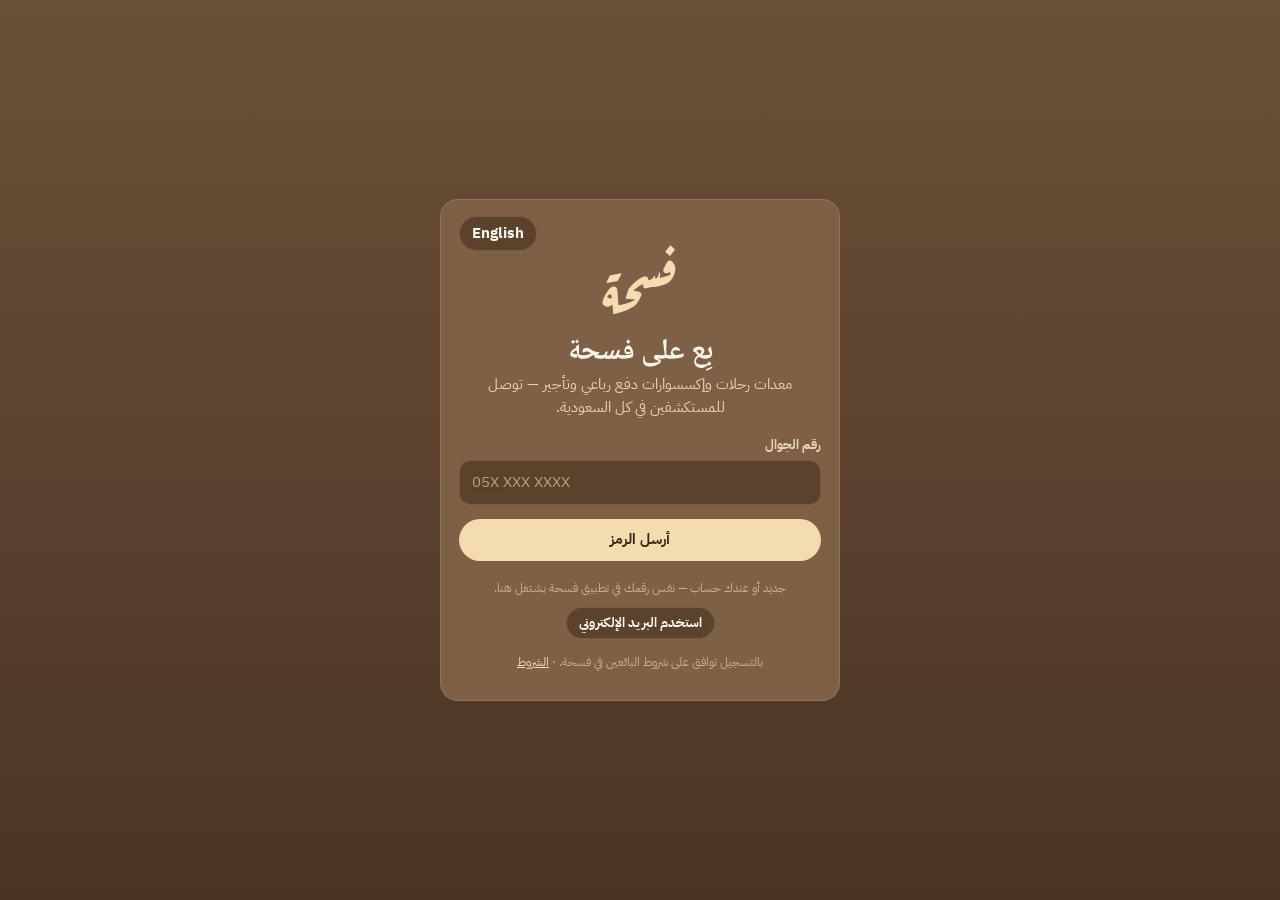
<file: seller/index.html>
<!doctype html>
<html lang="ar" dir="rtl">
  <head>
    <meta charset="UTF-8" />
    <meta name="viewport" content="width=device-width, initial-scale=1.0" />
<link rel="icon" type="image/png" sizes="64x64" href="/fusha-icon-64.png">
<link rel="apple-touch-icon" href="/fusha-icon-180.png">
    <link rel="preconnect" href="https://fonts.googleapis.com" />
    <link href="https://fonts.googleapis.com/css2?family=Aref+Ruqaa:wght@700&family=IBM+Plex+Sans+Arabic:wght@400;500;700&family=Noto+Naskh+Arabic:wght@700&family=Playfair+Display:wght@600&display=swap" rel="stylesheet" />
    <title>FUSHA Sellers · البائعين</title>
    <script type="module" crossorigin src="/seller/assets/index-xHMMW5Q7.js"></script>
    <link rel="stylesheet" crossorigin href="/seller/assets/index-CAr8L4ZC.css">
  </head>
  <body>
    <div id="root"></div>
  </body>
</html>
</file>
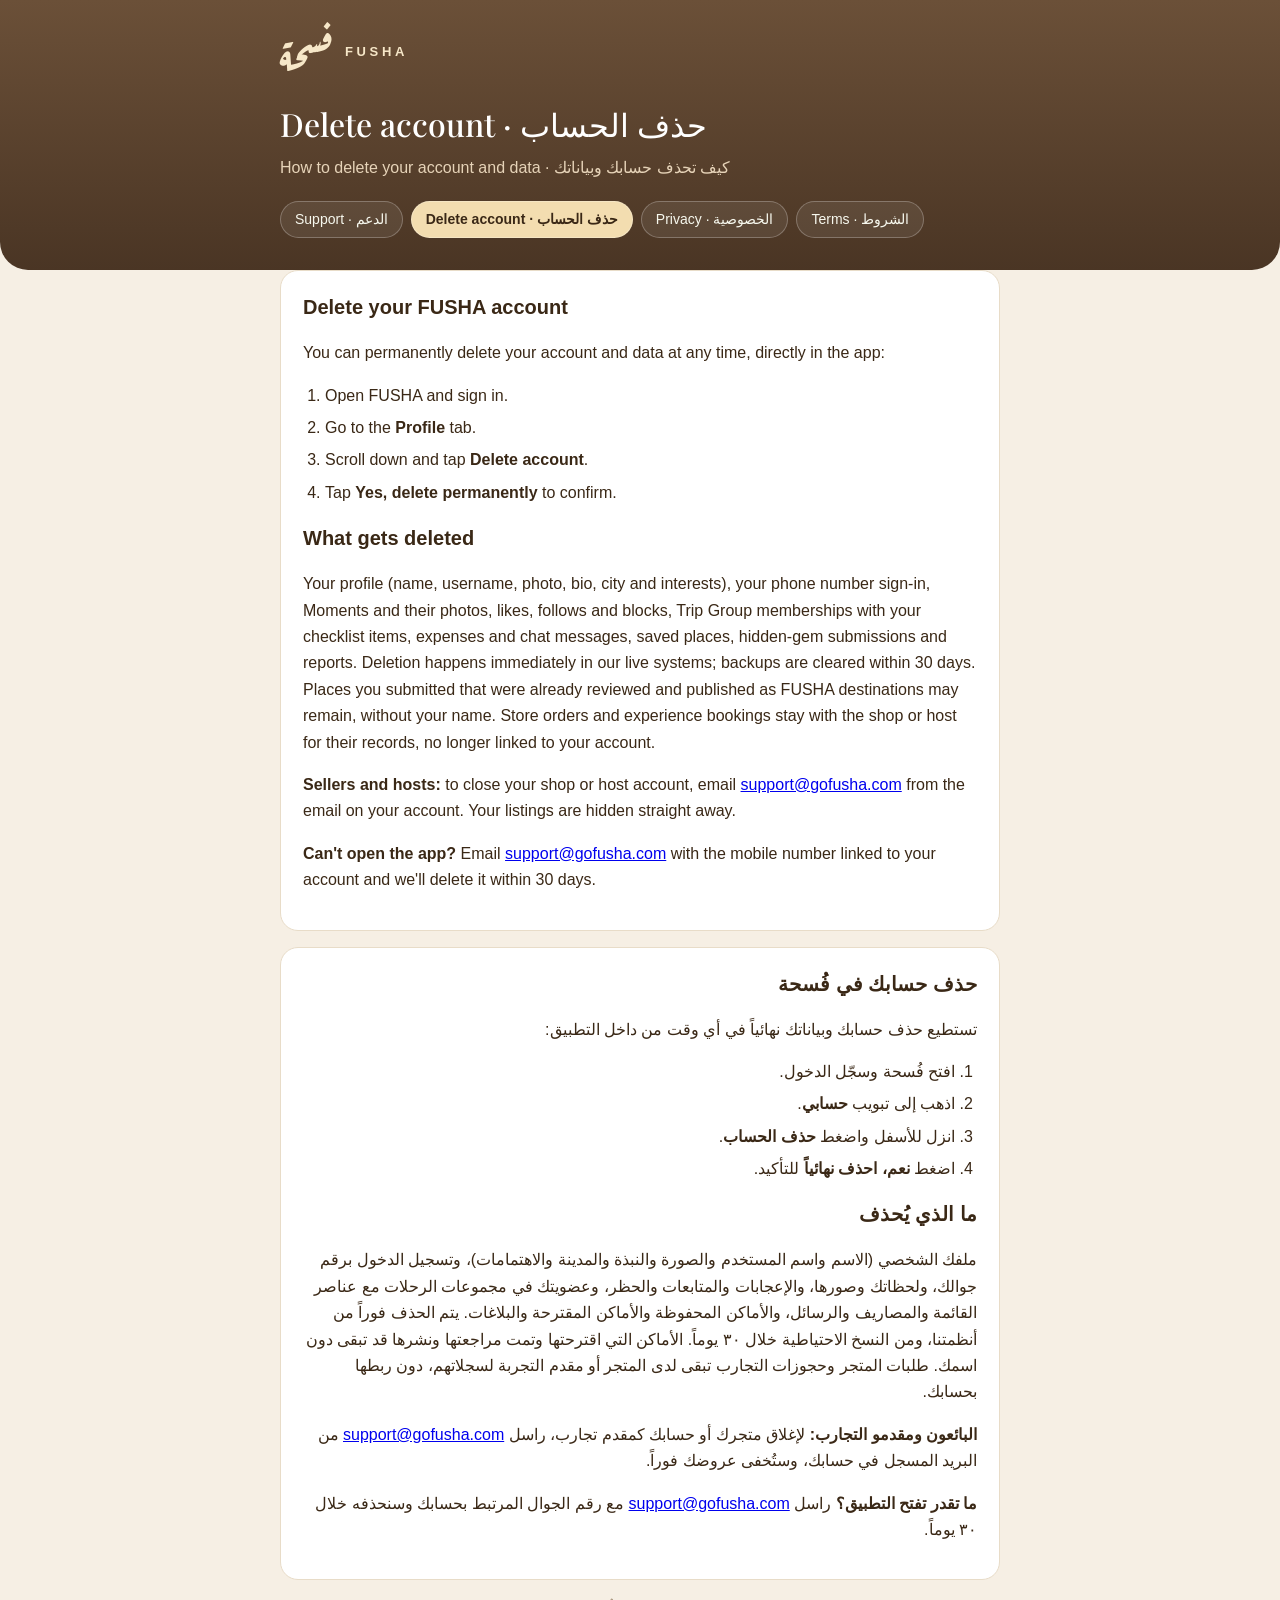
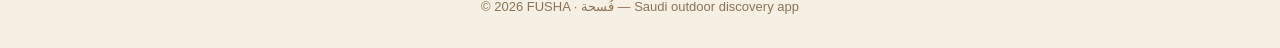
<file: legal/delete-account.html>
<!doctype html>
<html lang="en">
<head>
<meta charset="utf-8">
<meta name="viewport" content="width=device-width, initial-scale=1">
<title>Delete account · FUSHA فُسحة</title>
<meta name="description" content="How to delete your FUSHA account and data">
<link rel="icon" type="image/png" sizes="64x64" href="/fusha-icon-64.png">
<link rel="apple-touch-icon" href="/fusha-icon-180.png">
<link href="https://fonts.googleapis.com/css2?family=Aref+Ruqaa:wght@700&family=Playfair+Display:wght@500&display=swap" rel="stylesheet">
<link rel="stylesheet" href="style.css?v=2">
</head>
<body>
<header><div class="wrap">
  <a class="brand" href="./"><span class="logo" aria-label="FUSHA logo">فسحة</span><span><b>FUSHA</b></span></a>
  <h1>Delete account · حذف الحساب</h1><p>How to delete your account and data · كيف تحذف حسابك وبياناتك</p>
  <nav>
    <a href="./" >Support · الدعم</a>
    <a href="delete-account.html" aria-current="page">Delete account · حذف الحساب</a>
    <a href="privacy.html" >Privacy · الخصوصية</a>
    <a href="terms.html" >Terms · الشروط</a>
  </nav>
</div></header>
<main class="wrap">
<section>
  <h2>Delete your FUSHA account</h2>
  <p>You can permanently delete your account and data at any time, directly in the app:</p>
  <ol>
    <li>Open FUSHA and sign in.</li>
    <li>Go to the <b>Profile</b> tab.</li>
    <li>Scroll down and tap <b>Delete account</b>.</li>
    <li>Tap <b>Yes, delete permanently</b> to confirm.</li>
  </ol>
  <h2>What gets deleted</h2>
  <p>Your profile (name, username, photo, bio, city and interests), your phone number sign-in, Moments and their photos, likes, follows and blocks, Trip Group memberships with your checklist items, expenses and chat messages, saved places, hidden-gem submissions and reports. Deletion happens immediately in our live systems; backups are cleared within 30 days. Places you submitted that were already reviewed and published as FUSHA destinations may remain, without your name. Store orders and experience bookings stay with the shop or host for their records, no longer linked to your account.</p>
  <p><b>Sellers and hosts:</b> to close your shop or host account, email <a href="mailto:support@gofusha.com">support@gofusha.com</a> from the email on your account. Your listings are hidden straight away.</p>
<p><b>Can't open the app?</b> Email <a href="mailto:support@gofusha.com">support@gofusha.com</a> with the mobile number linked to your account and we'll delete it within 30 days.</p>
</section>
<section dir="rtl" lang="ar">
  <h2>حذف حسابك في فُسحة</h2>
  <p>تستطيع حذف حسابك وبياناتك نهائياً في أي وقت من داخل التطبيق:</p>
  <ol>
    <li>افتح فُسحة وسجّل الدخول.</li>
    <li>اذهب إلى تبويب <b>حسابي</b>.</li>
    <li>انزل للأسفل واضغط <b>حذف الحساب</b>.</li>
    <li>اضغط <b>نعم، احذف نهائياً</b> للتأكيد.</li>
  </ol>
  <h2>ما الذي يُحذف</h2>
  <p>ملفك الشخصي (الاسم واسم المستخدم والصورة والنبذة والمدينة والاهتمامات)، وتسجيل الدخول برقم جوالك، ولحظاتك وصورها، والإعجابات والمتابعات والحظر، وعضويتك في مجموعات الرحلات مع عناصر القائمة والمصاريف والرسائل، والأماكن المحفوظة والأماكن المقترحة والبلاغات. يتم الحذف فوراً من أنظمتنا، ومن النسخ الاحتياطية خلال ٣٠ يوماً. الأماكن التي اقترحتها وتمت مراجعتها ونشرها قد تبقى دون اسمك. طلبات المتجر وحجوزات التجارب تبقى لدى المتجر أو مقدم التجربة لسجلاتهم، دون ربطها بحسابك.</p>
  <p><b>البائعون ومقدمو التجارب:</b> لإغلاق متجرك أو حسابك كمقدم تجارب، راسل <a href="mailto:support@gofusha.com">support@gofusha.com</a> من البريد المسجل في حسابك، وستُخفى عروضك فوراً.</p>
<p><b>ما تقدر تفتح التطبيق؟</b> راسل <a href="mailto:support@gofusha.com">support@gofusha.com</a> مع رقم الجوال المرتبط بحسابك وسنحذفه خلال ٣٠ يوماً.</p>
</section>
</main>
<footer>© 2026 FUSHA · فُسحة — Saudi outdoor discovery app</footer>
</body>
</html>
</file>
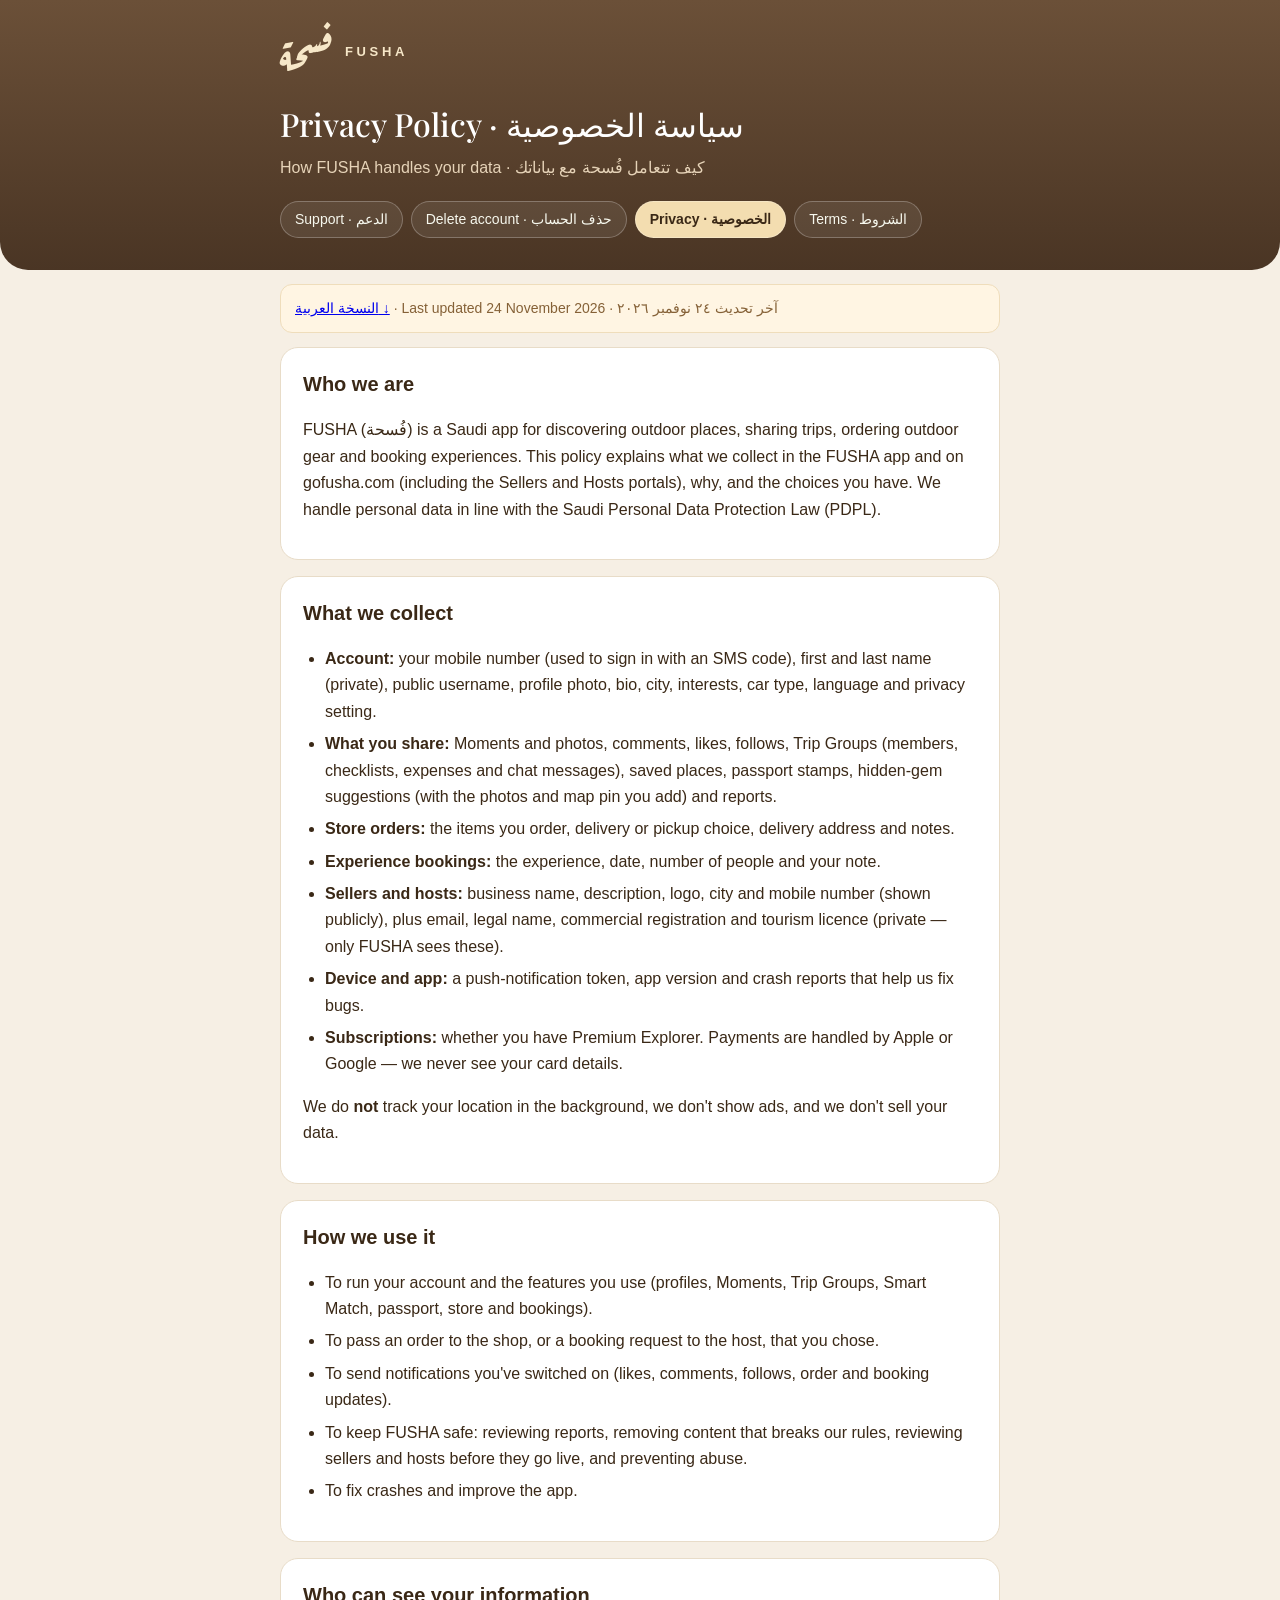
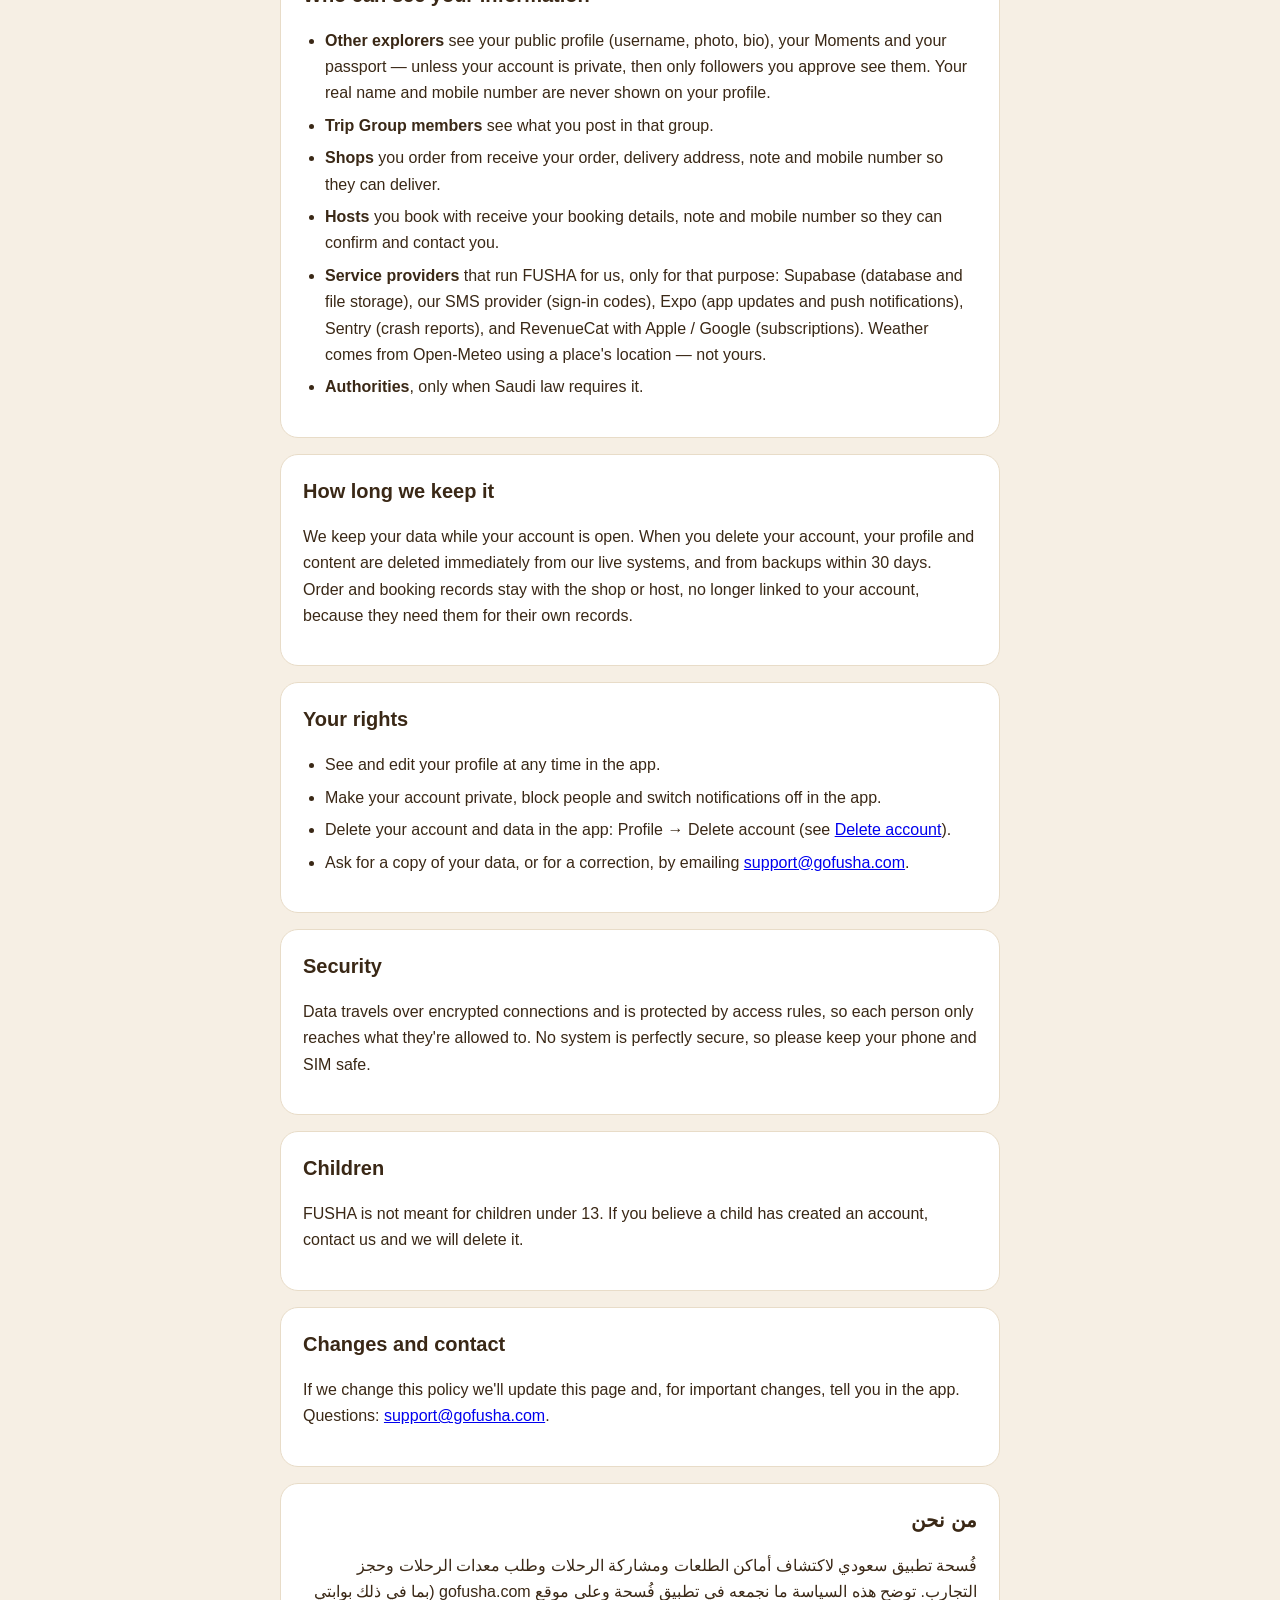
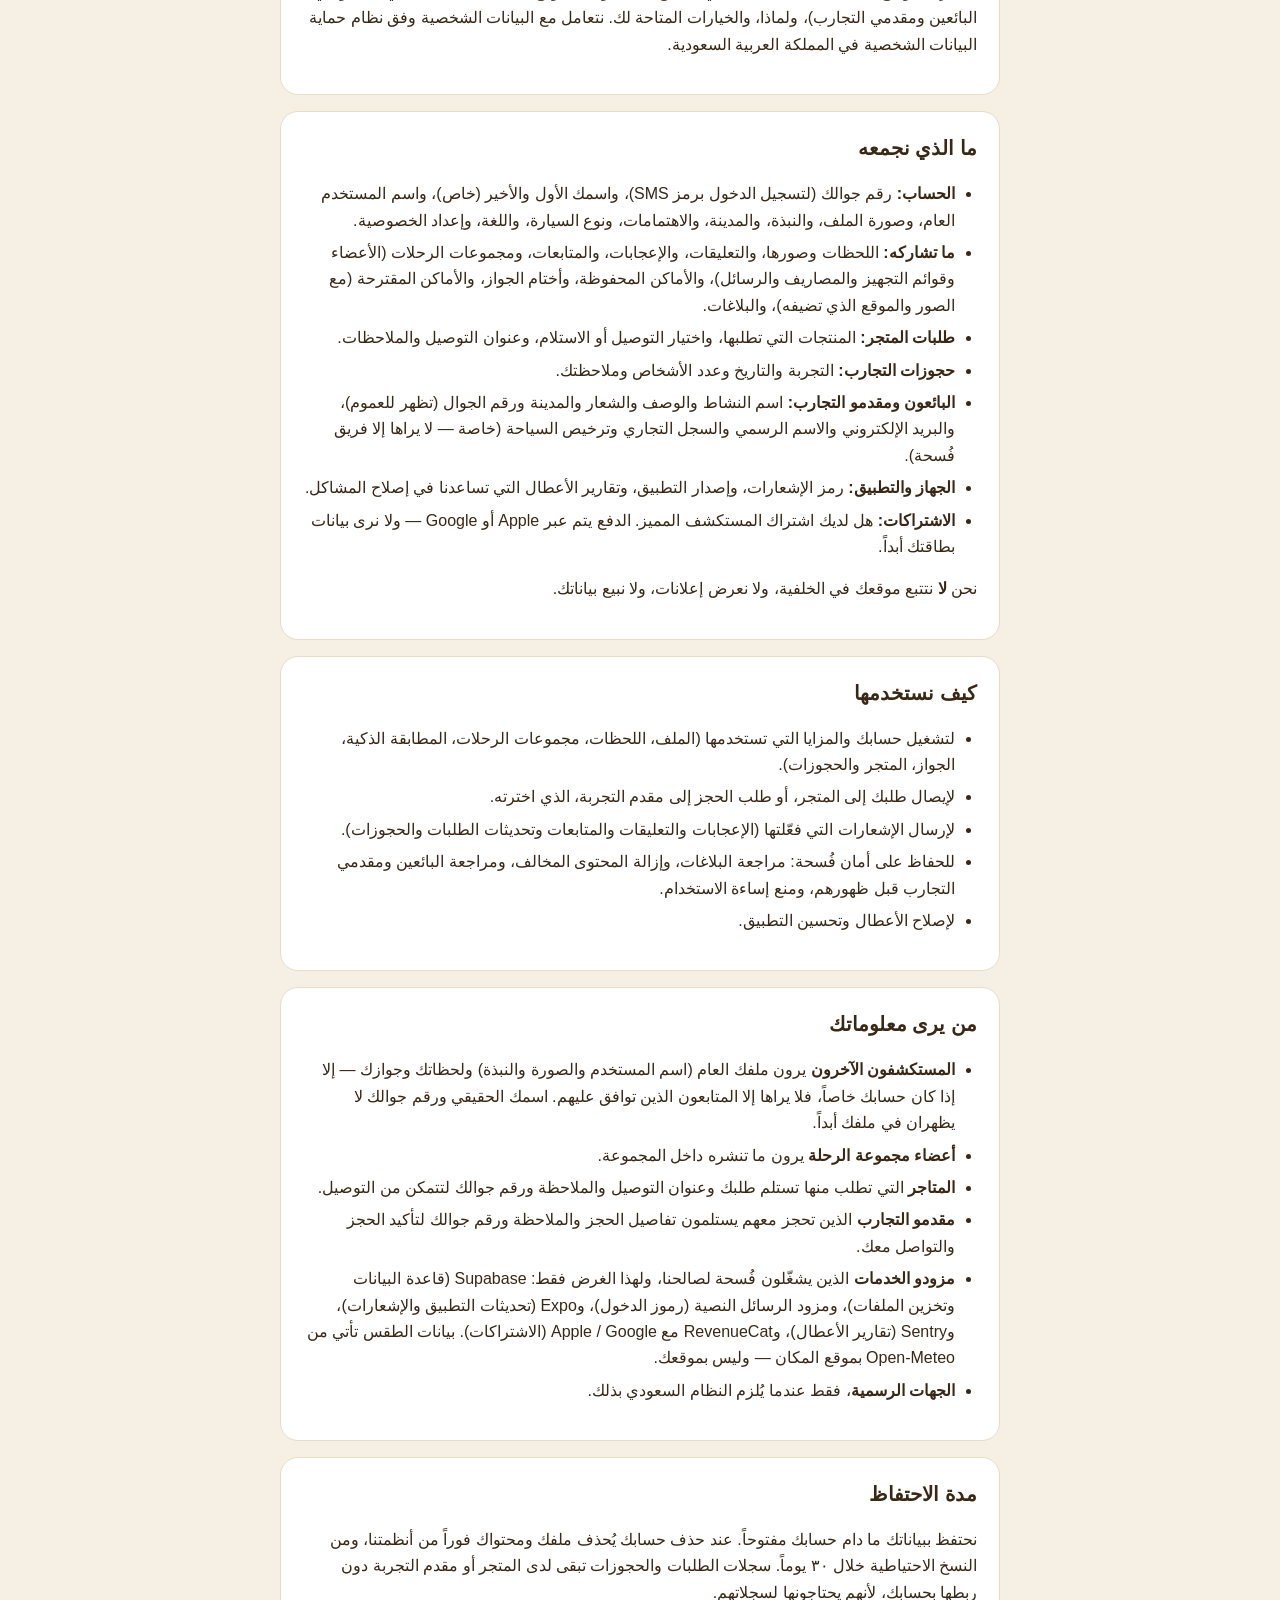
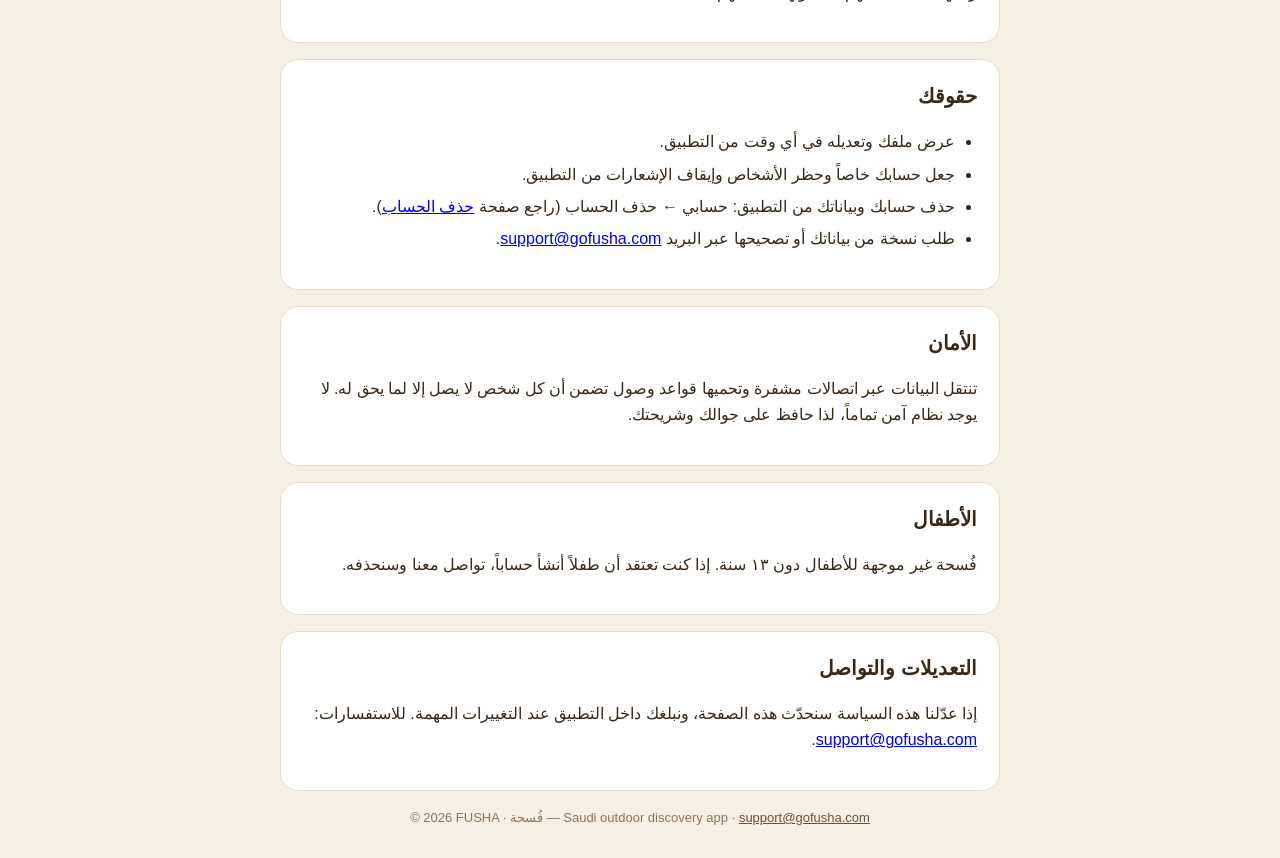
<file: legal/privacy.html>
<!doctype html>
<html lang="en">
<head>
<meta charset="utf-8">
<meta name="viewport" content="width=device-width, initial-scale=1">
<title>Privacy Policy · FUSHA فُسحة</title>
<meta name="description" content="FUSHA Privacy Policy">
<link rel="icon" type="image/png" sizes="64x64" href="/fusha-icon-64.png">
<link rel="apple-touch-icon" href="/fusha-icon-180.png">
<link href="https://fonts.googleapis.com/css2?family=Aref+Ruqaa:wght@700&family=Playfair+Display:wght@500&display=swap" rel="stylesheet">
<link rel="stylesheet" href="style.css?v=2">
</head>
<body>
<header><div class="wrap">
  <a class="brand" href="./"><span class="logo" aria-label="FUSHA logo">فسحة</span><span><b>FUSHA</b></span></a>
  <h1>Privacy Policy · سياسة الخصوصية</h1><p>How FUSHA handles your data · كيف تتعامل فُسحة مع بياناتك</p>
  <nav>
    <a href="./">Support · الدعم</a>
    <a href="delete-account.html">Delete account · حذف الحساب</a>
    <a href="privacy.html" aria-current="page">Privacy · الخصوصية</a>
    <a href="terms.html">Terms · الشروط</a>
  </nav>
</div></header>
<main class="wrap">
<p class="note"><a href="#ar">النسخة العربية ↓</a> · Last updated 24 November 2026 · آخر تحديث ٢٤ نوفمبر ٢٠٢٦</p>
<section>
  <h2>Who we are</h2>
  <p>FUSHA (فُسحة) is a Saudi app for discovering outdoor places, sharing trips, ordering outdoor gear and booking experiences. This policy explains what we collect in the FUSHA app and on gofusha.com (including the Sellers and Hosts portals), why, and the choices you have. We handle personal data in line with the Saudi Personal Data Protection Law (PDPL).</p>
</section>
<section>
  <h2>What we collect</h2>
  <ul><li><b>Account:</b> your mobile number (used to sign in with an SMS code), first and last name (private), public username, profile photo, bio, city, interests, car type, language and privacy setting.</li><li><b>What you share:</b> Moments and photos, comments, likes, follows, Trip Groups (members, checklists, expenses and chat messages), saved places, passport stamps, hidden-gem suggestions (with the photos and map pin you add) and reports.</li><li><b>Store orders:</b> the items you order, delivery or pickup choice, delivery address and notes.</li><li><b>Experience bookings:</b> the experience, date, number of people and your note.</li><li><b>Sellers and hosts:</b> business name, description, logo, city and mobile number (shown publicly), plus email, legal name, commercial registration and tourism licence (private — only FUSHA sees these).</li><li><b>Device and app:</b> a push-notification token, app version and crash reports that help us fix bugs.</li><li><b>Subscriptions:</b> whether you have Premium Explorer. Payments are handled by Apple or Google — we never see your card details.</li></ul><p>We do <b>not</b> track your location in the background, we don't show ads, and we don't sell your data.</p>
</section>
<section>
  <h2>How we use it</h2>
  <ul><li>To run your account and the features you use (profiles, Moments, Trip Groups, Smart Match, passport, store and bookings).</li><li>To pass an order to the shop, or a booking request to the host, that you chose.</li><li>To send notifications you've switched on (likes, comments, follows, order and booking updates).</li><li>To keep FUSHA safe: reviewing reports, removing content that breaks our rules, reviewing sellers and hosts before they go live, and preventing abuse.</li><li>To fix crashes and improve the app.</li></ul>
</section>
<section>
  <h2>Who can see your information</h2>
  <ul><li><b>Other explorers</b> see your public profile (username, photo, bio), your Moments and your passport — unless your account is private, then only followers you approve see them. Your real name and mobile number are never shown on your profile.</li><li><b>Trip Group members</b> see what you post in that group.</li><li><b>Shops</b> you order from receive your order, delivery address, note and mobile number so they can deliver.</li><li><b>Hosts</b> you book with receive your booking details, note and mobile number so they can confirm and contact you.</li><li><b>Service providers</b> that run FUSHA for us, only for that purpose: Supabase (database and file storage), our SMS provider (sign-in codes), Expo (app updates and push notifications), Sentry (crash reports), and RevenueCat with Apple / Google (subscriptions). Weather comes from Open-Meteo using a place's location — not yours.</li><li><b>Authorities</b>, only when Saudi law requires it.</li></ul>
</section>
<section>
  <h2>How long we keep it</h2>
  <p>We keep your data while your account is open. When you delete your account, your profile and content are deleted immediately from our live systems, and from backups within 30 days. Order and booking records stay with the shop or host, no longer linked to your account, because they need them for their own records.</p>
</section>
<section>
  <h2>Your rights</h2>
  <ul><li>See and edit your profile at any time in the app.</li><li>Make your account private, block people and switch notifications off in the app.</li><li>Delete your account and data in the app: Profile → Delete account (see <a href="delete-account.html">Delete account</a>).</li><li>Ask for a copy of your data, or for a correction, by emailing <a href="mailto:support@gofusha.com">support@gofusha.com</a>.</li></ul>
</section>
<section>
  <h2>Security</h2>
  <p>Data travels over encrypted connections and is protected by access rules, so each person only reaches what they're allowed to. No system is perfectly secure, so please keep your phone and SIM safe.</p>
</section>
<section>
  <h2>Children</h2>
  <p>FUSHA is not meant for children under 13. If you believe a child has created an account, contact us and we will delete it.</p>
</section>
<section>
  <h2>Changes and contact</h2>
  <p>If we change this policy we'll update this page and, for important changes, tell you in the app. Questions: <a href="mailto:support@gofusha.com">support@gofusha.com</a>.</p>
</section>
<div id="ar" dir="rtl" lang="ar">
<section dir="rtl">
  <h2>من نحن</h2>
  <p>فُسحة تطبيق سعودي لاكتشاف أماكن الطلعات ومشاركة الرحلات وطلب معدات الرحلات وحجز التجارب. توضح هذه السياسة ما نجمعه في تطبيق فُسحة وعلى موقع gofusha.com (بما في ذلك بوابتي البائعين ومقدمي التجارب)، ولماذا، والخيارات المتاحة لك. نتعامل مع البيانات الشخصية وفق نظام حماية البيانات الشخصية في المملكة العربية السعودية.</p>
</section>
<section dir="rtl">
  <h2>ما الذي نجمعه</h2>
  <ul><li><b>الحساب:</b> رقم جوالك (لتسجيل الدخول برمز SMS)، واسمك الأول والأخير (خاص)، واسم المستخدم العام، وصورة الملف، والنبذة، والمدينة، والاهتمامات، ونوع السيارة، واللغة، وإعداد الخصوصية.</li><li><b>ما تشاركه:</b> اللحظات وصورها، والتعليقات، والإعجابات، والمتابعات، ومجموعات الرحلات (الأعضاء وقوائم التجهيز والمصاريف والرسائل)، والأماكن المحفوظة، وأختام الجواز، والأماكن المقترحة (مع الصور والموقع الذي تضيفه)، والبلاغات.</li><li><b>طلبات المتجر:</b> المنتجات التي تطلبها، واختيار التوصيل أو الاستلام، وعنوان التوصيل والملاحظات.</li><li><b>حجوزات التجارب:</b> التجربة والتاريخ وعدد الأشخاص وملاحظتك.</li><li><b>البائعون ومقدمو التجارب:</b> اسم النشاط والوصف والشعار والمدينة ورقم الجوال (تظهر للعموم)، والبريد الإلكتروني والاسم الرسمي والسجل التجاري وترخيص السياحة (خاصة — لا يراها إلا فريق فُسحة).</li><li><b>الجهاز والتطبيق:</b> رمز الإشعارات، وإصدار التطبيق، وتقارير الأعطال التي تساعدنا في إصلاح المشاكل.</li><li><b>الاشتراكات:</b> هل لديك اشتراك المستكشف المميز. الدفع يتم عبر Apple أو Google — ولا نرى بيانات بطاقتك أبداً.</li></ul><p>نحن <b>لا</b> نتتبع موقعك في الخلفية، ولا نعرض إعلانات، ولا نبيع بياناتك.</p>
</section>
<section dir="rtl">
  <h2>كيف نستخدمها</h2>
  <ul><li>لتشغيل حسابك والمزايا التي تستخدمها (الملف، اللحظات، مجموعات الرحلات، المطابقة الذكية، الجواز، المتجر والحجوزات).</li><li>لإيصال طلبك إلى المتجر، أو طلب الحجز إلى مقدم التجربة، الذي اخترته.</li><li>لإرسال الإشعارات التي فعّلتها (الإعجابات والتعليقات والمتابعات وتحديثات الطلبات والحجوزات).</li><li>للحفاظ على أمان فُسحة: مراجعة البلاغات، وإزالة المحتوى المخالف، ومراجعة البائعين ومقدمي التجارب قبل ظهورهم، ومنع إساءة الاستخدام.</li><li>لإصلاح الأعطال وتحسين التطبيق.</li></ul>
</section>
<section dir="rtl">
  <h2>من يرى معلوماتك</h2>
  <ul><li><b>المستكشفون الآخرون</b> يرون ملفك العام (اسم المستخدم والصورة والنبذة) ولحظاتك وجوازك — إلا إذا كان حسابك خاصاً، فلا يراها إلا المتابعون الذين توافق عليهم. اسمك الحقيقي ورقم جوالك لا يظهران في ملفك أبداً.</li><li><b>أعضاء مجموعة الرحلة</b> يرون ما تنشره داخل المجموعة.</li><li><b>المتاجر</b> التي تطلب منها تستلم طلبك وعنوان التوصيل والملاحظة ورقم جوالك لتتمكن من التوصيل.</li><li><b>مقدمو التجارب</b> الذين تحجز معهم يستلمون تفاصيل الحجز والملاحظة ورقم جوالك لتأكيد الحجز والتواصل معك.</li><li><b>مزودو الخدمات</b> الذين يشغّلون فُسحة لصالحنا، ولهذا الغرض فقط: Supabase (قاعدة البيانات وتخزين الملفات)، ومزود الرسائل النصية (رموز الدخول)، وExpo (تحديثات التطبيق والإشعارات)، وSentry (تقارير الأعطال)، وRevenueCat مع Apple / Google (الاشتراكات). بيانات الطقس تأتي من Open-Meteo بموقع المكان — وليس بموقعك.</li><li><b>الجهات الرسمية</b>، فقط عندما يُلزم النظام السعودي بذلك.</li></ul>
</section>
<section dir="rtl">
  <h2>مدة الاحتفاظ</h2>
  <p>نحتفظ ببياناتك ما دام حسابك مفتوحاً. عند حذف حسابك يُحذف ملفك ومحتواك فوراً من أنظمتنا، ومن النسخ الاحتياطية خلال ٣٠ يوماً. سجلات الطلبات والحجوزات تبقى لدى المتجر أو مقدم التجربة دون ربطها بحسابك، لأنهم يحتاجونها لسجلاتهم.</p>
</section>
<section dir="rtl">
  <h2>حقوقك</h2>
  <ul><li>عرض ملفك وتعديله في أي وقت من التطبيق.</li><li>جعل حسابك خاصاً وحظر الأشخاص وإيقاف الإشعارات من التطبيق.</li><li>حذف حسابك وبياناتك من التطبيق: حسابي ← حذف الحساب (راجع صفحة <a href="delete-account.html">حذف الحساب</a>).</li><li>طلب نسخة من بياناتك أو تصحيحها عبر البريد <a href="mailto:support@gofusha.com">support@gofusha.com</a>.</li></ul>
</section>
<section dir="rtl">
  <h2>الأمان</h2>
  <p>تنتقل البيانات عبر اتصالات مشفرة وتحميها قواعد وصول تضمن أن كل شخص لا يصل إلا لما يحق له. لا يوجد نظام آمن تماماً، لذا حافظ على جوالك وشريحتك.</p>
</section>
<section dir="rtl">
  <h2>الأطفال</h2>
  <p>فُسحة غير موجهة للأطفال دون ١٣ سنة. إذا كنت تعتقد أن طفلاً أنشأ حساباً، تواصل معنا وسنحذفه.</p>
</section>
<section dir="rtl">
  <h2>التعديلات والتواصل</h2>
  <p>إذا عدّلنا هذه السياسة سنحدّث هذه الصفحة، ونبلغك داخل التطبيق عند التغييرات المهمة. للاستفسارات: <a href="mailto:support@gofusha.com">support@gofusha.com</a>.</p>
</section>
</div>
</main>
<footer>© 2026 FUSHA · فُسحة — Saudi outdoor discovery app · <a href="mailto:support@gofusha.com">support@gofusha.com</a></footer>
</body>
</html>
</file>
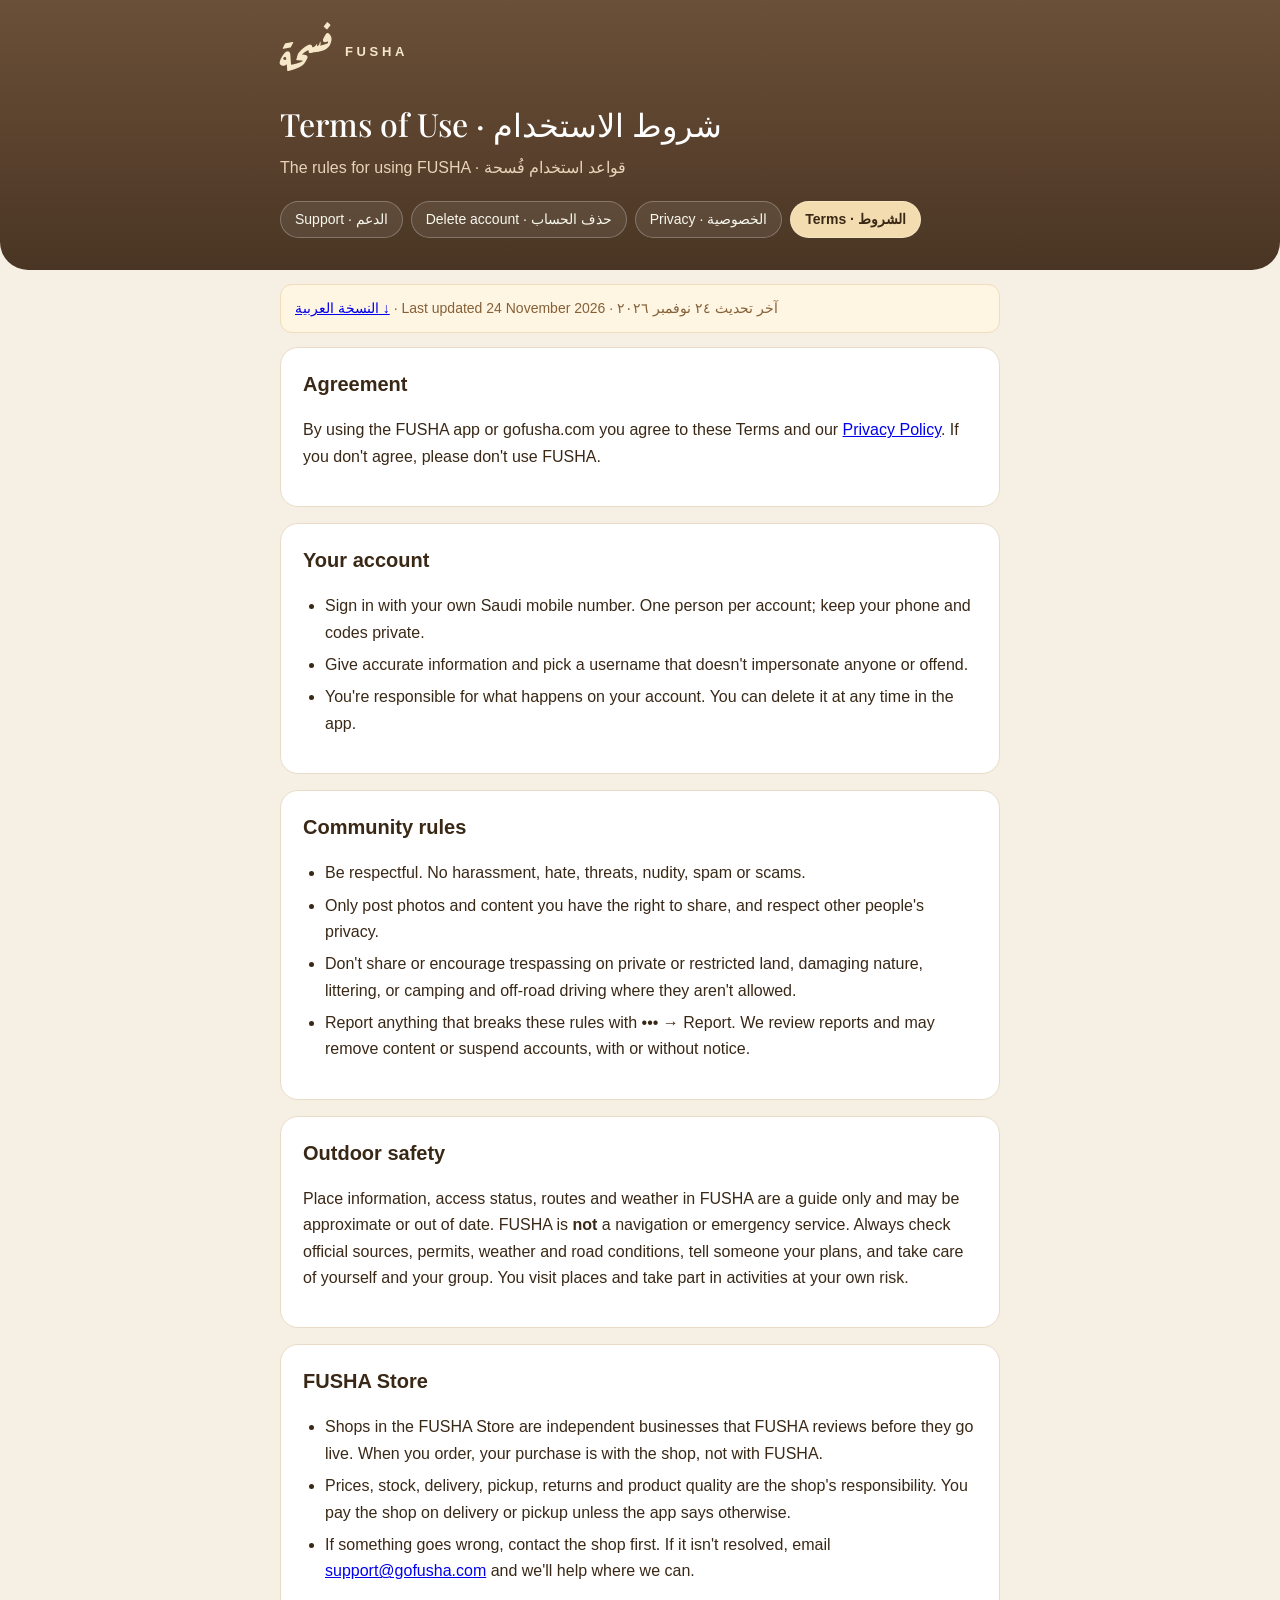
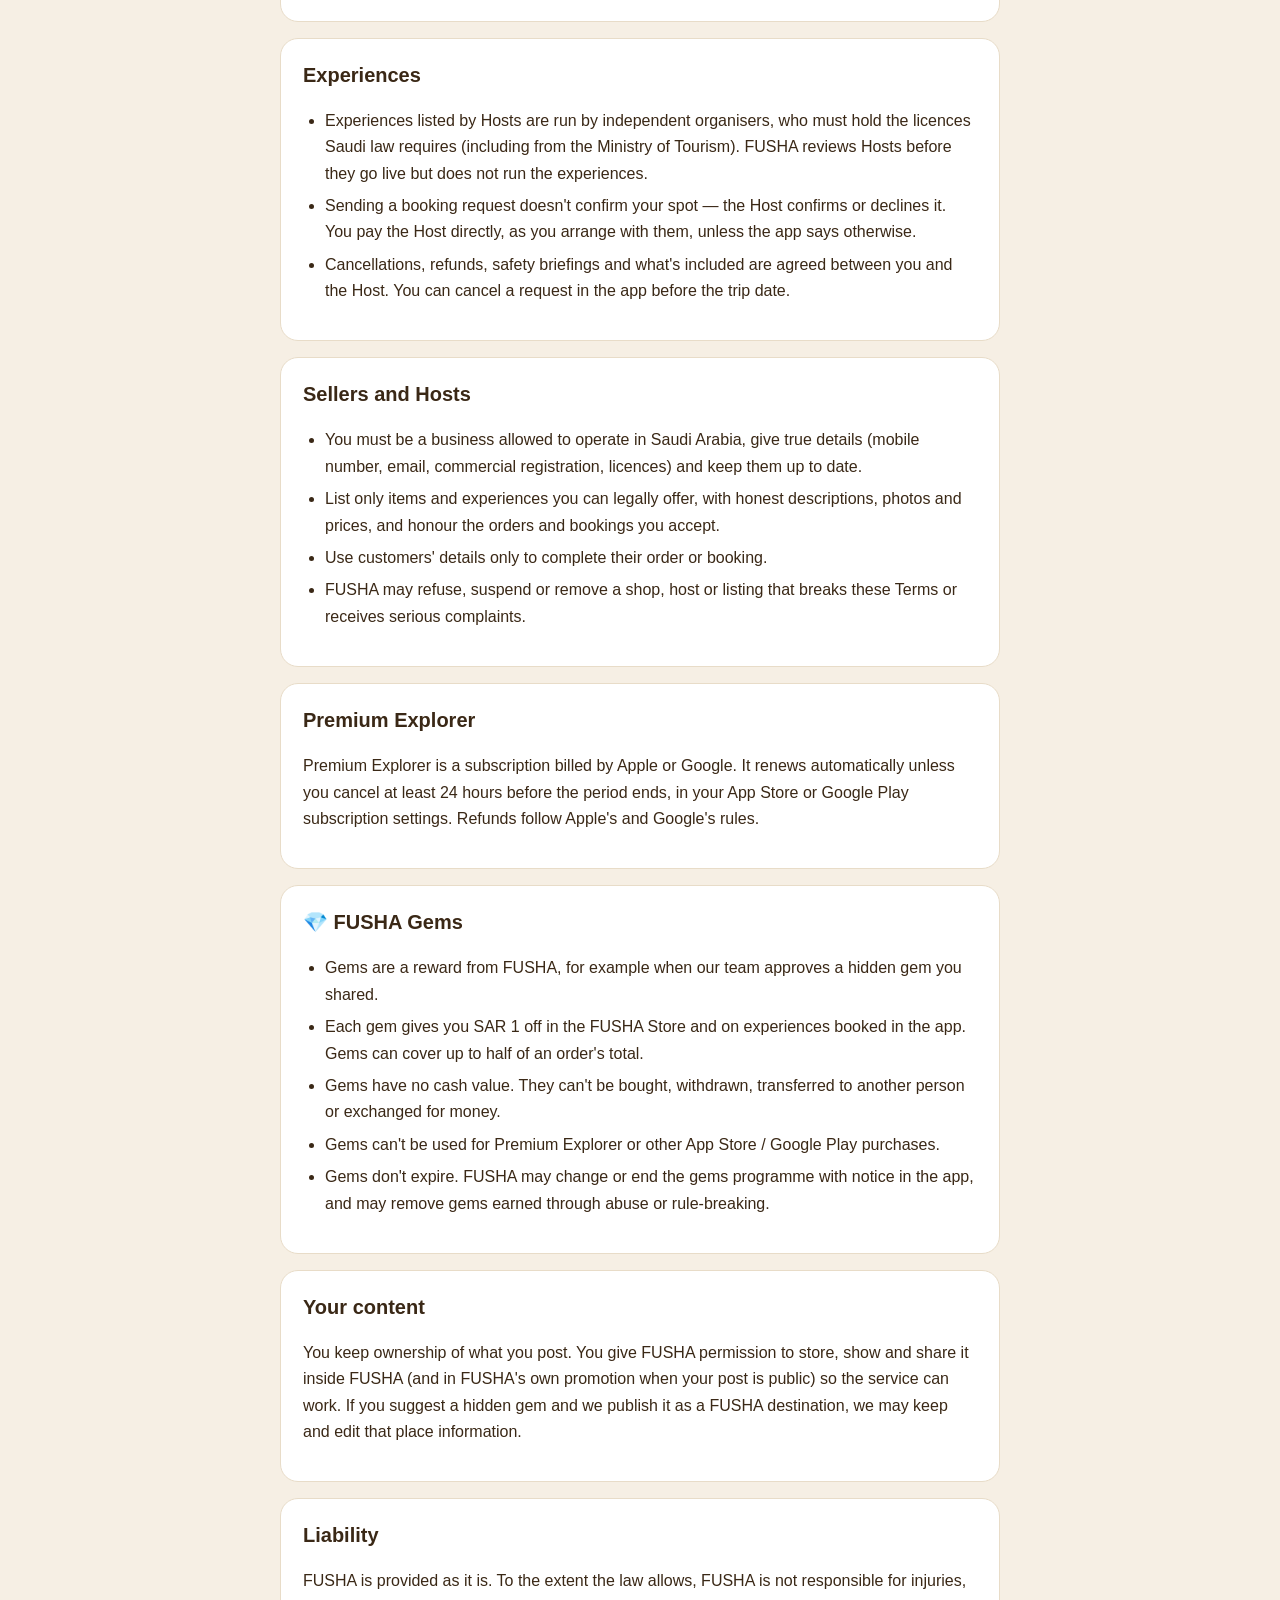
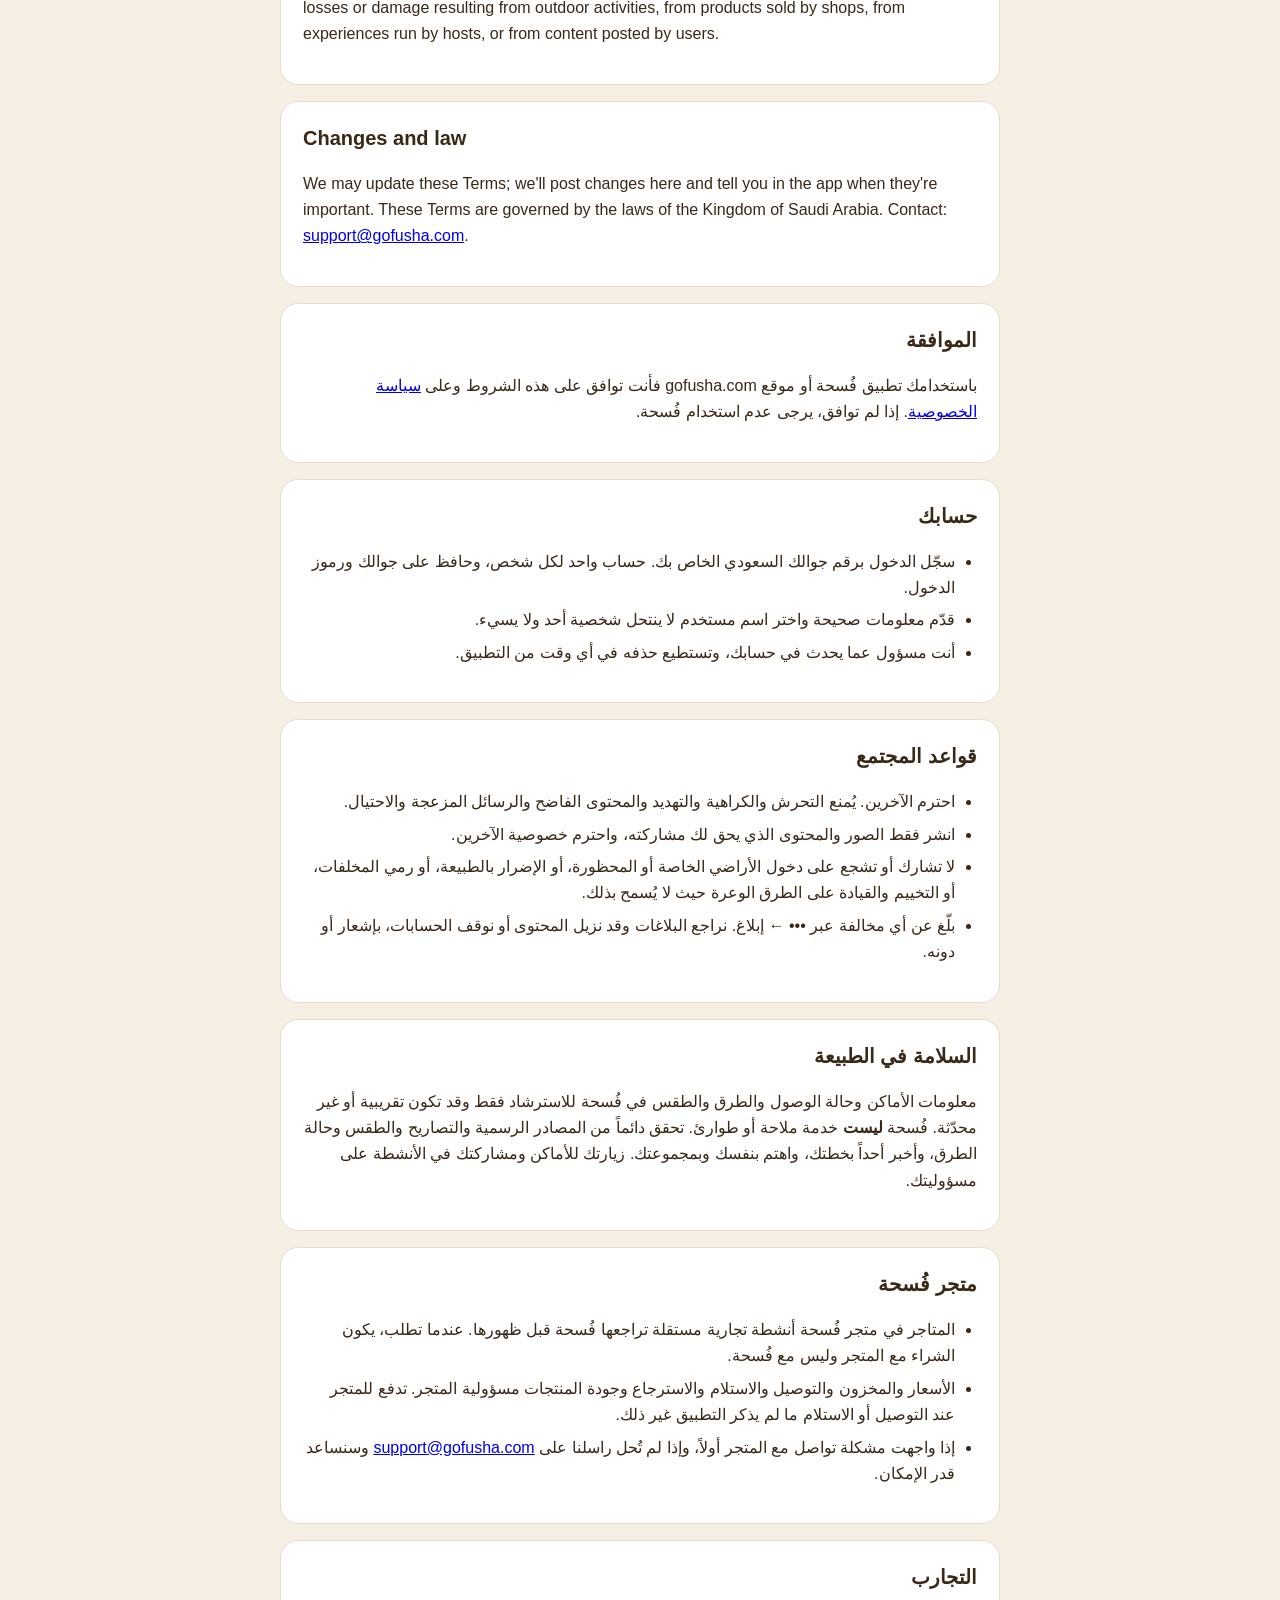
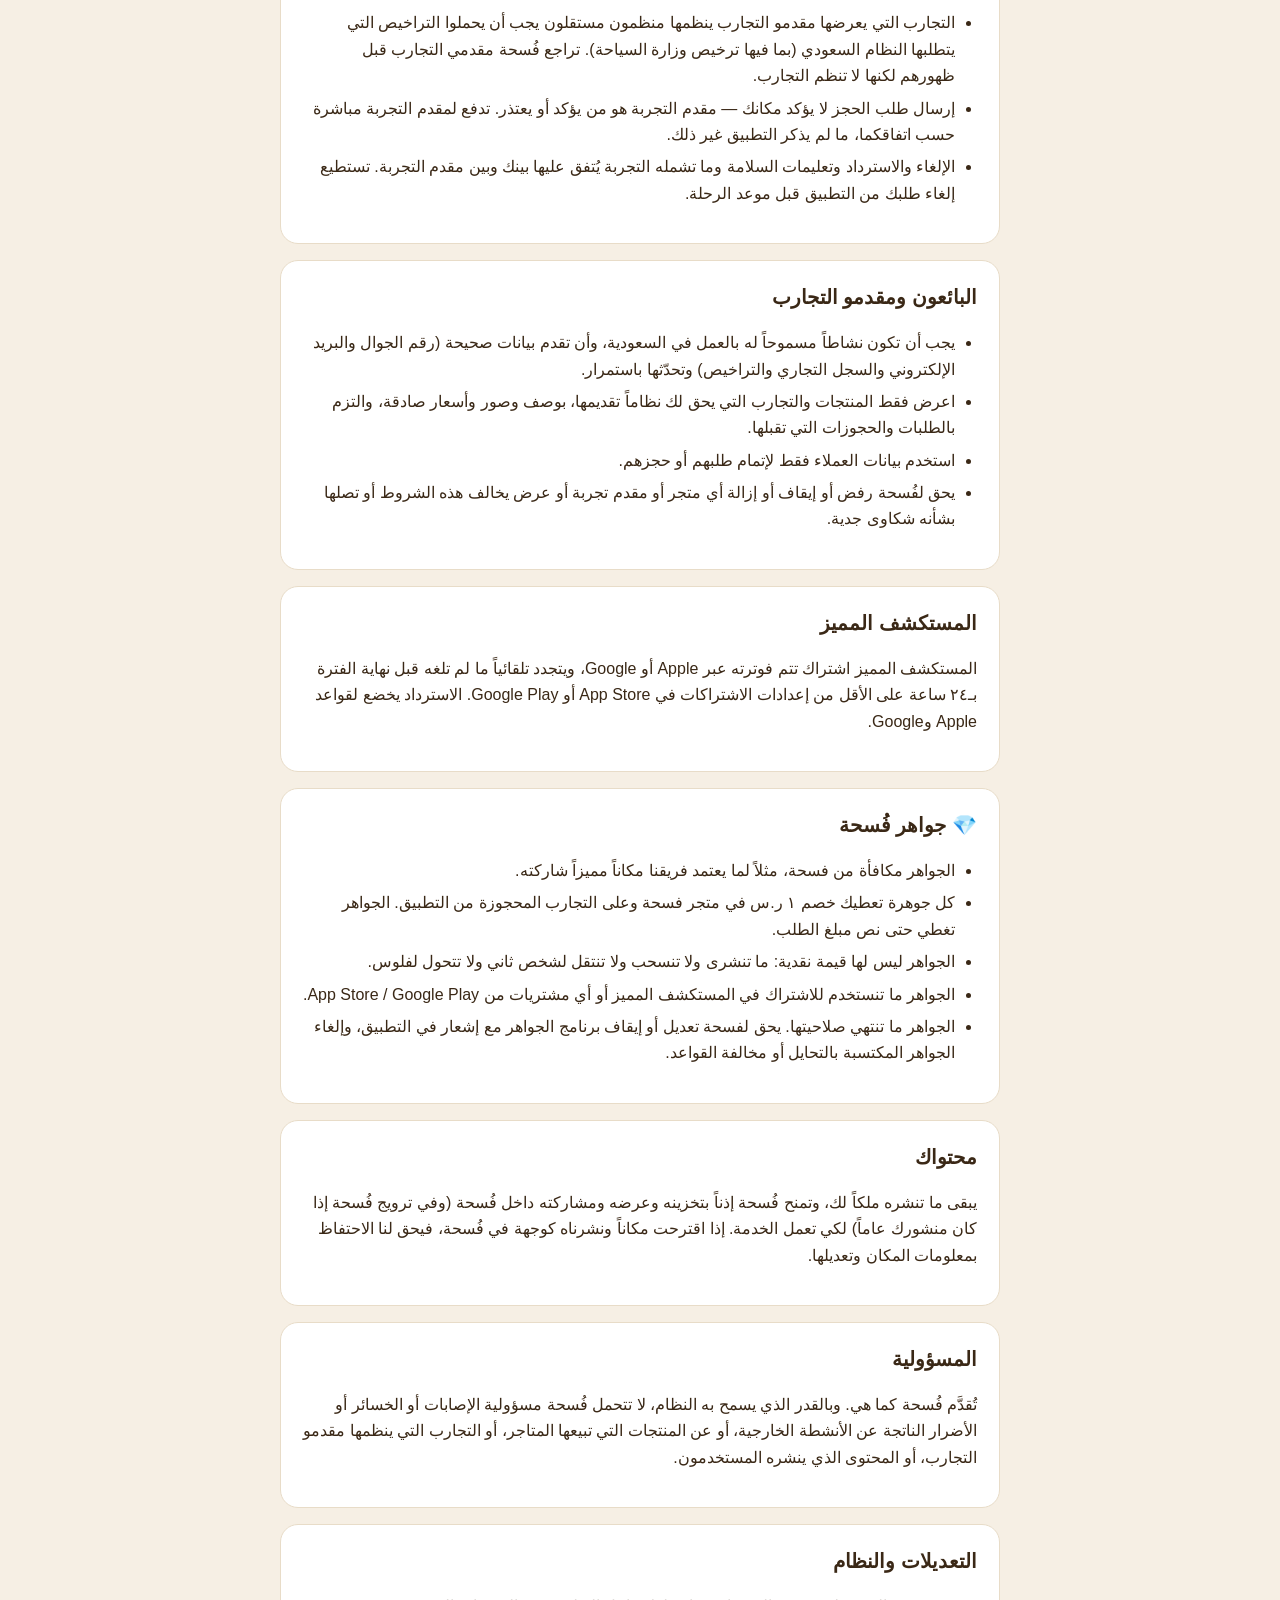
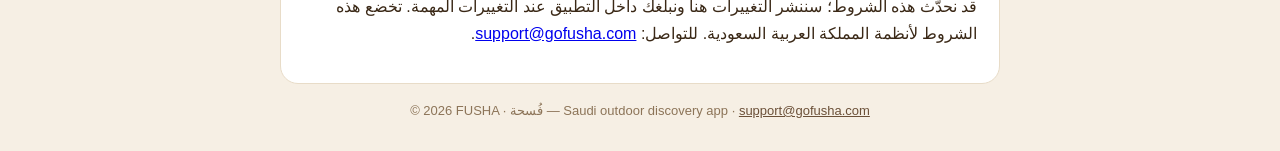
<file: legal/terms.html>
<!doctype html>
<html lang="en">
<head>
<meta charset="utf-8">
<meta name="viewport" content="width=device-width, initial-scale=1">
<title>Terms of Use · FUSHA فُسحة</title>
<meta name="description" content="FUSHA Terms of Use">
<link rel="icon" type="image/png" sizes="64x64" href="/fusha-icon-64.png">
<link rel="apple-touch-icon" href="/fusha-icon-180.png">
<link href="https://fonts.googleapis.com/css2?family=Aref+Ruqaa:wght@700&family=Playfair+Display:wght@500&display=swap" rel="stylesheet">
<link rel="stylesheet" href="style.css?v=2">
</head>
<body>
<header><div class="wrap">
  <a class="brand" href="./"><span class="logo" aria-label="FUSHA logo">فسحة</span><span><b>FUSHA</b></span></a>
  <h1>Terms of Use · شروط الاستخدام</h1><p>The rules for using FUSHA · قواعد استخدام فُسحة</p>
  <nav>
    <a href="./">Support · الدعم</a>
    <a href="delete-account.html">Delete account · حذف الحساب</a>
    <a href="privacy.html">Privacy · الخصوصية</a>
    <a href="terms.html" aria-current="page">Terms · الشروط</a>
  </nav>
</div></header>
<main class="wrap">
<p class="note"><a href="#ar">النسخة العربية ↓</a> · Last updated 24 November 2026 · آخر تحديث ٢٤ نوفمبر ٢٠٢٦</p>
<section>
  <h2>Agreement</h2>
  <p>By using the FUSHA app or gofusha.com you agree to these Terms and our <a href="privacy.html">Privacy Policy</a>. If you don't agree, please don't use FUSHA.</p>
</section>
<section>
  <h2>Your account</h2>
  <ul><li>Sign in with your own Saudi mobile number. One person per account; keep your phone and codes private.</li><li>Give accurate information and pick a username that doesn't impersonate anyone or offend.</li><li>You're responsible for what happens on your account. You can delete it at any time in the app.</li></ul>
</section>
<section>
  <h2>Community rules</h2>
  <ul><li>Be respectful. No harassment, hate, threats, nudity, spam or scams.</li><li>Only post photos and content you have the right to share, and respect other people's privacy.</li><li>Don't share or encourage trespassing on private or restricted land, damaging nature, littering, or camping and off-road driving where they aren't allowed.</li><li>Report anything that breaks these rules with ••• → Report. We review reports and may remove content or suspend accounts, with or without notice.</li></ul>
</section>
<section>
  <h2>Outdoor safety</h2>
  <p>Place information, access status, routes and weather in FUSHA are a guide only and may be approximate or out of date. FUSHA is <b>not</b> a navigation or emergency service. Always check official sources, permits, weather and road conditions, tell someone your plans, and take care of yourself and your group. You visit places and take part in activities at your own risk.</p>
</section>
<section>
  <h2>FUSHA Store</h2>
  <ul><li>Shops in the FUSHA Store are independent businesses that FUSHA reviews before they go live. When you order, your purchase is with the shop, not with FUSHA.</li><li>Prices, stock, delivery, pickup, returns and product quality are the shop's responsibility. You pay the shop on delivery or pickup unless the app says otherwise.</li><li>If something goes wrong, contact the shop first. If it isn't resolved, email <a href="mailto:support@gofusha.com">support@gofusha.com</a> and we'll help where we can.</li></ul>
</section>
<section>
  <h2>Experiences</h2>
  <ul><li>Experiences listed by Hosts are run by independent organisers, who must hold the licences Saudi law requires (including from the Ministry of Tourism). FUSHA reviews Hosts before they go live but does not run the experiences.</li><li>Sending a booking request doesn't confirm your spot — the Host confirms or declines it. You pay the Host directly, as you arrange with them, unless the app says otherwise.</li><li>Cancellations, refunds, safety briefings and what's included are agreed between you and the Host. You can cancel a request in the app before the trip date.</li></ul>
</section>
<section>
  <h2>Sellers and Hosts</h2>
  <ul><li>You must be a business allowed to operate in Saudi Arabia, give true details (mobile number, email, commercial registration, licences) and keep them up to date.</li><li>List only items and experiences you can legally offer, with honest descriptions, photos and prices, and honour the orders and bookings you accept.</li><li>Use customers' details only to complete their order or booking.</li><li>FUSHA may refuse, suspend or remove a shop, host or listing that breaks these Terms or receives serious complaints.</li></ul>
</section>
<section>
  <h2>Premium Explorer</h2>
  <p>Premium Explorer is a subscription billed by Apple or Google. It renews automatically unless you cancel at least 24 hours before the period ends, in your App Store or Google Play subscription settings. Refunds follow Apple's and Google's rules.</p>
</section>
<section>
  <h2>💎 FUSHA Gems</h2>
  <ul><li>Gems are a reward from FUSHA, for example when our team approves a hidden gem you shared.</li><li>Each gem gives you SAR 1 off in the FUSHA Store and on experiences booked in the app. Gems can cover up to half of an order's total.</li><li>Gems have no cash value. They can't be bought, withdrawn, transferred to another person or exchanged for money.</li><li>Gems can't be used for Premium Explorer or other App Store / Google Play purchases.</li><li>Gems don't expire. FUSHA may change or end the gems programme with notice in the app, and may remove gems earned through abuse or rule-breaking.</li></ul>
</section>
<section>
  <h2>Your content</h2>
  <p>You keep ownership of what you post. You give FUSHA permission to store, show and share it inside FUSHA (and in FUSHA's own promotion when your post is public) so the service can work. If you suggest a hidden gem and we publish it as a FUSHA destination, we may keep and edit that place information.</p>
</section>
<section>
  <h2>Liability</h2>
  <p>FUSHA is provided as it is. To the extent the law allows, FUSHA is not responsible for injuries, losses or damage resulting from outdoor activities, from products sold by shops, from experiences run by hosts, or from content posted by users.</p>
</section>
<section>
  <h2>Changes and law</h2>
  <p>We may update these Terms; we'll post changes here and tell you in the app when they're important. These Terms are governed by the laws of the Kingdom of Saudi Arabia. Contact: <a href="mailto:support@gofusha.com">support@gofusha.com</a>.</p>
</section>
<div id="ar" dir="rtl" lang="ar">
<section dir="rtl">
  <h2>الموافقة</h2>
  <p>باستخدامك تطبيق فُسحة أو موقع gofusha.com فأنت توافق على هذه الشروط وعلى <a href="privacy.html">سياسة الخصوصية</a>. إذا لم توافق، يرجى عدم استخدام فُسحة.</p>
</section>
<section dir="rtl">
  <h2>حسابك</h2>
  <ul><li>سجّل الدخول برقم جوالك السعودي الخاص بك. حساب واحد لكل شخص، وحافظ على جوالك ورموز الدخول.</li><li>قدّم معلومات صحيحة واختر اسم مستخدم لا ينتحل شخصية أحد ولا يسيء.</li><li>أنت مسؤول عما يحدث في حسابك، وتستطيع حذفه في أي وقت من التطبيق.</li></ul>
</section>
<section dir="rtl">
  <h2>قواعد المجتمع</h2>
  <ul><li>احترم الآخرين. يُمنع التحرش والكراهية والتهديد والمحتوى الفاضح والرسائل المزعجة والاحتيال.</li><li>انشر فقط الصور والمحتوى الذي يحق لك مشاركته، واحترم خصوصية الآخرين.</li><li>لا تشارك أو تشجع على دخول الأراضي الخاصة أو المحظورة، أو الإضرار بالطبيعة، أو رمي المخلفات، أو التخييم والقيادة على الطرق الوعرة حيث لا يُسمح بذلك.</li><li>بلّغ عن أي مخالفة عبر ••• ← إبلاغ. نراجع البلاغات وقد نزيل المحتوى أو نوقف الحسابات، بإشعار أو دونه.</li></ul>
</section>
<section dir="rtl">
  <h2>السلامة في الطبيعة</h2>
  <p>معلومات الأماكن وحالة الوصول والطرق والطقس في فُسحة للاسترشاد فقط وقد تكون تقريبية أو غير محدّثة. فُسحة <b>ليست</b> خدمة ملاحة أو طوارئ. تحقق دائماً من المصادر الرسمية والتصاريح والطقس وحالة الطرق، وأخبر أحداً بخطتك، واهتم بنفسك وبمجموعتك. زيارتك للأماكن ومشاركتك في الأنشطة على مسؤوليتك.</p>
</section>
<section dir="rtl">
  <h2>متجر فُسحة</h2>
  <ul><li>المتاجر في متجر فُسحة أنشطة تجارية مستقلة تراجعها فُسحة قبل ظهورها. عندما تطلب، يكون الشراء مع المتجر وليس مع فُسحة.</li><li>الأسعار والمخزون والتوصيل والاستلام والاسترجاع وجودة المنتجات مسؤولية المتجر. تدفع للمتجر عند التوصيل أو الاستلام ما لم يذكر التطبيق غير ذلك.</li><li>إذا واجهت مشكلة تواصل مع المتجر أولاً، وإذا لم تُحل راسلنا على <a href="mailto:support@gofusha.com">support@gofusha.com</a> وسنساعد قدر الإمكان.</li></ul>
</section>
<section dir="rtl">
  <h2>التجارب</h2>
  <ul><li>التجارب التي يعرضها مقدمو التجارب ينظمها منظمون مستقلون يجب أن يحملوا التراخيص التي يتطلبها النظام السعودي (بما فيها ترخيص وزارة السياحة). تراجع فُسحة مقدمي التجارب قبل ظهورهم لكنها لا تنظم التجارب.</li><li>إرسال طلب الحجز لا يؤكد مكانك — مقدم التجربة هو من يؤكد أو يعتذر. تدفع لمقدم التجربة مباشرة حسب اتفاقكما، ما لم يذكر التطبيق غير ذلك.</li><li>الإلغاء والاسترداد وتعليمات السلامة وما تشمله التجربة يُتفق عليها بينك وبين مقدم التجربة. تستطيع إلغاء طلبك من التطبيق قبل موعد الرحلة.</li></ul>
</section>
<section dir="rtl">
  <h2>البائعون ومقدمو التجارب</h2>
  <ul><li>يجب أن تكون نشاطاً مسموحاً له بالعمل في السعودية، وأن تقدم بيانات صحيحة (رقم الجوال والبريد الإلكتروني والسجل التجاري والتراخيص) وتحدّثها باستمرار.</li><li>اعرض فقط المنتجات والتجارب التي يحق لك نظاماً تقديمها، بوصف وصور وأسعار صادقة، والتزم بالطلبات والحجوزات التي تقبلها.</li><li>استخدم بيانات العملاء فقط لإتمام طلبهم أو حجزهم.</li><li>يحق لفُسحة رفض أو إيقاف أو إزالة أي متجر أو مقدم تجربة أو عرض يخالف هذه الشروط أو تصلها بشأنه شكاوى جدية.</li></ul>
</section>
<section dir="rtl">
  <h2>المستكشف المميز</h2>
  <p>المستكشف المميز اشتراك تتم فوترته عبر Apple أو Google، ويتجدد تلقائياً ما لم تلغه قبل نهاية الفترة بـ٢٤ ساعة على الأقل من إعدادات الاشتراكات في App Store أو Google Play. الاسترداد يخضع لقواعد Apple وGoogle.</p>
</section>
<section dir="rtl">
  <h2>💎 جواهر فُسحة</h2>
  <ul><li>الجواهر مكافأة من فسحة، مثلاً لما يعتمد فريقنا مكاناً مميزاً شاركته.</li><li>كل جوهرة تعطيك خصم ١ ر.س في متجر فسحة وعلى التجارب المحجوزة من التطبيق. الجواهر تغطي حتى نص مبلغ الطلب.</li><li>الجواهر ليس لها قيمة نقدية: ما تنشرى ولا تنسحب ولا تنتقل لشخص ثاني ولا تتحول لفلوس.</li><li>الجواهر ما تنستخدم للاشتراك في المستكشف المميز أو أي مشتريات من App Store / Google Play.</li><li>الجواهر ما تنتهي صلاحيتها. يحق لفسحة تعديل أو إيقاف برنامج الجواهر مع إشعار في التطبيق، وإلغاء الجواهر المكتسبة بالتحايل أو مخالفة القواعد.</li></ul>
</section>
<section dir="rtl">
  <h2>محتواك</h2>
  <p>يبقى ما تنشره ملكاً لك، وتمنح فُسحة إذناً بتخزينه وعرضه ومشاركته داخل فُسحة (وفي ترويج فُسحة إذا كان منشورك عاماً) لكي تعمل الخدمة. إذا اقترحت مكاناً ونشرناه كوجهة في فُسحة، فيحق لنا الاحتفاظ بمعلومات المكان وتعديلها.</p>
</section>
<section dir="rtl">
  <h2>المسؤولية</h2>
  <p>تُقدَّم فُسحة كما هي. وبالقدر الذي يسمح به النظام، لا تتحمل فُسحة مسؤولية الإصابات أو الخسائر أو الأضرار الناتجة عن الأنشطة الخارجية، أو عن المنتجات التي تبيعها المتاجر، أو التجارب التي ينظمها مقدمو التجارب، أو المحتوى الذي ينشره المستخدمون.</p>
</section>
<section dir="rtl">
  <h2>التعديلات والنظام</h2>
  <p>قد نحدّث هذه الشروط؛ سننشر التغييرات هنا ونبلغك داخل التطبيق عند التغييرات المهمة. تخضع هذه الشروط لأنظمة المملكة العربية السعودية. للتواصل: <a href="mailto:support@gofusha.com">support@gofusha.com</a>.</p>
</section>
</div>
</main>
<footer>© 2026 FUSHA · فُسحة — Saudi outdoor discovery app · <a href="mailto:support@gofusha.com">support@gofusha.com</a></footer>
</body>
</html>
</file>
<file: admin/assets/index-CAr8L4ZC.css>
:root{--page: #6B5038;--surface: #7D6046;--surface2: #8A6C50;--deep: #5A422D;--deep2: #4A3524;--accent: #F3DDB0;--on-accent: #3A2816;--text: #FBF4E8;--text2: #E6D3B8;--muted: #C9B293;--gold: #C9A15F;--line: rgba(243,221,176,.16);--red: #E8A08A;--red-bg: #6E3A2E;--green: #CFE3B5;--green-bg: #4F5B36;--amber: #F0C877;--gold2: var(--gold);--cream: var(--page);--ink: var(--text);--white: var(--surface)}*{box-sizing:border-box}html,body,#root{margin:0;height:100%}body{background:var(--page);color:var(--text);font:15px/1.55 FushaSans,IBM Plex Sans Arabic,-apple-system,Segoe UI,Tahoma,Arial,sans-serif;-webkit-font-smoothing:antialiased}a{color:var(--accent)}button{font:inherit;cursor:pointer}input,textarea,select{font:inherit;color:var(--text)}::placeholder{color:var(--muted);opacity:.85}.layout{display:grid;grid-template-columns:240px 1fr;min-height:100%}.side{background:var(--deep2);color:var(--text);padding:18px 12px;display:flex;flex-direction:column;gap:4px;position:sticky;top:0;height:100vh}.brand{display:flex;align-items:center;gap:10px;padding:4px 8px 18px}.brand .logo-text,.logo-text{font-family:Aref Ruqaa,serif;font-weight:700;font-size:32px;line-height:1.25;color:var(--accent)}.brand b{color:var(--accent);font-size:17px;display:block;line-height:1.1;font-family:FushaDisplay,Playfair Display,Noto Naskh Arabic,Georgia,serif}.brand small{color:var(--text2);font-size:11px;letter-spacing:.14em}.nav{display:flex;align-items:center;justify-content:space-between;gap:8px;padding:9px 12px;border-radius:12px;color:var(--text2);text-decoration:none;font-weight:600}.nav:hover{background:#f3ddb014}.nav.on{background:var(--accent);color:var(--on-accent)}.count{background:var(--gold);color:var(--on-accent);border-radius:20px;font-size:11px;font-weight:800;padding:1px 8px}.side .grow{flex:1}.who{font-size:12px;color:var(--text2);padding:8px 12px;border-top:1px solid var(--line)}.who button{margin-top:6px;background:transparent;border:1px solid var(--line);color:var(--text);border-radius:10px;padding:5px 10px}.main{padding:26px 32px 60px;max-width:1180px;width:100%}.head{display:flex;align-items:flex-end;justify-content:space-between;gap:16px;margin-bottom:18px;flex-wrap:wrap}h1{font-family:FushaDisplay,Playfair Display,Noto Naskh Arabic,Georgia,serif;font-weight:700;font-size:30px;margin:0;letter-spacing:-.01em;color:var(--text)}.sub{color:var(--text2);margin:2px 0 0}h2{font-size:17px;margin:22px 0 8px;font-family:FushaDisplay,Playfair Display,Noto Naskh Arabic,Georgia,serif;font-weight:700}.card{background:var(--surface);border:1px solid var(--line);border-radius:18px;padding:16px 18px}.grid{display:grid;gap:14px}.g4{grid-template-columns:repeat(4,minmax(0,1fr))}.g3{grid-template-columns:repeat(3,minmax(0,1fr))}.g2{grid-template-columns:repeat(2,minmax(0,1fr))}.stat{text-decoration:none;color:inherit;display:block}.stat .n{font-size:30px;font-weight:900;letter-spacing:-.03em}.stat .l{color:var(--text2);font-weight:600}.stat.alert .n{color:var(--amber)}.btn{border:0;border-radius:22px;padding:9px 18px;background:var(--accent);color:var(--on-accent);font-weight:700;white-space:nowrap}.btn:hover{filter:brightness(1.04)}.btn:disabled{opacity:.55;cursor:default}.btn.light{background:var(--deep);color:var(--text);border:1px solid var(--line)}.btn.light:hover{background:var(--deep2)}.btn.danger{background:var(--red-bg);color:var(--text)}.btn.gold{background:var(--gold);color:var(--on-accent)}.btn.sm{padding:5px 12px;font-size:13px;border-radius:16px}.row{display:flex;gap:8px;align-items:center;flex-wrap:wrap}table{width:100%;border-collapse:collapse;background:var(--surface);border:1px solid var(--line);border-radius:18px;overflow:hidden}th,td{text-align:left;padding:10px 12px;border-bottom:1px solid var(--line);vertical-align:middle}th{background:var(--deep);font-size:12px;text-transform:uppercase;letter-spacing:.04em;color:var(--text2)}tr:last-child td{border-bottom:0}td .thumb{width:46px;height:46px;border-radius:10px;object-fit:cover;background:var(--deep);display:block}.ar{direction:rtl;text-align:right;font-family:FushaSans,IBM Plex Sans Arabic,Tahoma,sans-serif}td .ar{text-align:left;color:var(--text2);font-size:12.5px}.pill{display:inline-block;border-radius:20px;padding:2px 10px;font-size:12px;font-weight:800}.pill.live{background:var(--green-bg);color:var(--green)}.pill.draft{background:#6a5326;color:var(--amber)}.pill.hidden{background:var(--red-bg);color:var(--red)}.pill.grey{background:var(--deep);color:var(--text2)}.form{display:grid;gap:14px}.field label{display:block;font-weight:700;font-size:13px;margin-bottom:5px;color:var(--text2)}.field input[type=text],.field input[type=number],.field input[type=email],.field input[type=password],.field input[type=tel],.field input[type=date],.field input:not([type]),.field textarea,.field select{width:100%;background:var(--deep);border:1px solid var(--line);border-radius:12px;padding:10px 12px;outline:none;color:var(--text)}.field textarea{min-height:92px;resize:vertical}.field input:focus,.field textarea:focus,.field select:focus{border-color:var(--gold);box-shadow:0 0 0 3px #c9a15f4d}.hint{color:var(--muted);font-size:12px;margin-top:4px}.chips{display:flex;flex-wrap:wrap;gap:6px}.chip{border:1px solid var(--line);background:var(--deep);color:var(--text);border-radius:20px;padding:5px 13px;font-weight:600}.chip.on{background:var(--accent);border-color:var(--accent);color:var(--on-accent)}.check{display:flex;gap:10px;align-items:flex-start;padding:6px 0;cursor:pointer}.check input{width:18px;height:18px;margin-top:1px;accent-color:var(--gold)}.notice{border-radius:14px;padding:10px 14px;background:var(--deep);border:1px solid var(--line);color:var(--text2)}.notice.red{background:var(--red-bg);border-color:transparent;color:#fbe3da}.notice.green{background:var(--green-bg);border-color:transparent;color:var(--green)}.photos{display:flex;gap:10px;flex-wrap:wrap}.photo{position:relative;width:132px}.photo img{width:132px;height:100px;object-fit:cover;border-radius:12px;display:block;border:3px solid transparent}.photo.cover img{border-color:var(--gold)}.photo .tools{display:flex;justify-content:space-between;margin-top:4px}.photo .tools button{background:none;border:0;color:var(--accent);font-weight:800;padding:2px 4px}.addphoto{width:132px;height:100px;border:1.5px dashed var(--gold);border-radius:12px;display:grid;place-items:center;color:var(--accent);font-weight:700;background:var(--deep);cursor:pointer}.toast{position:fixed;bottom:22px;left:50%;transform:translate(-50%);background:var(--accent);color:var(--on-accent);padding:10px 18px;border-radius:14px;font-weight:700;box-shadow:0 8px 24px #00000040;z-index:10}.center{min-height:100vh;display:grid;place-items:center;padding:20px;background:linear-gradient(180deg,var(--page),var(--deep2))}.login{width:100%;max-width:400px}.login .logo-text{display:block;text-align:center;font-size:56px;line-height:1.3}.tabs{display:flex;gap:6px;margin-bottom:14px;flex-wrap:wrap}.empty{text-align:center;color:var(--text2);padding:30px}.inline-num{width:76px;padding:5px 8px;border:1px solid var(--line);border-radius:10px;background:var(--deep);color:var(--text)}@media(max-width:900px){.layout{grid-template-columns:1fr}.side{position:static;height:auto;flex-direction:row;flex-wrap:wrap}.side .grow,.brand small{display:none}.main{padding:18px 14px 50px}.g4,.g3,.g2{grid-template-columns:1fr 1fr}table{display:block;overflow-x:auto}}@media(max-width:600px){.side{flex-wrap:nowrap;overflow-x:auto;gap:6px;padding:10px;-webkit-overflow-scrolling:touch;scrollbar-width:none}.side::-webkit-scrollbar{display:none}.side .nav{flex:0 0 auto;white-space:nowrap;padding:7px 12px}.brand{padding:0 6px 0 0;flex:0 0 auto}.brand .logo-text{font-size:24px}.brand b{display:none}.who{flex:0 0 auto;border-top:0;padding:4px 8px;white-space:nowrap}.who br,.who b{display:none}.main{padding:14px 12px 50px}.g4,.g3,.g2{grid-template-columns:1fr}h1{font-size:24px}.row{flex-wrap:wrap}}html.inapp .brand{display:none}.chart{background:var(--surface);border:1px solid var(--line);border-radius:18px;padding:14px 16px 6px}.chart-head{display:flex;justify-content:space-between;align-items:baseline;gap:10px;margin-bottom:4px}.chart-title{font-weight:800}.chart-read{color:var(--text2);font-size:13px;font-variant-numeric:tabular-nums}.chart-read b{color:var(--text);font-size:15px}.chart svg{width:100%;height:auto;display:block}.chart .axis{fill:var(--muted);font-size:11px;font-variant-numeric:tabular-nums}.user-detail{background:var(--deep)}.kv{display:grid;grid-template-columns:repeat(4,minmax(0,1fr));gap:10px 18px}.kv div span{display:block;color:var(--text2);font-size:12px;font-weight:600}.kv div b{font-variant-numeric:tabular-nums}.badge-emoji{font-size:22px;width:40px;text-align:center}[dir=rtl] th,[dir=rtl] td,[dir=rtl] body,[dir=rtl] .main{text-align:right}.lang-btn{background:var(--deep);color:var(--text);border:1px solid var(--line);border-radius:20px;padding:5px 12px;font-weight:700}
</file>
<file: experiences/assets/index-CAr8L4ZC.css>
:root{--page: #6B5038;--surface: #7D6046;--surface2: #8A6C50;--deep: #5A422D;--deep2: #4A3524;--accent: #F3DDB0;--on-accent: #3A2816;--text: #FBF4E8;--text2: #E6D3B8;--muted: #C9B293;--gold: #C9A15F;--line: rgba(243,221,176,.16);--red: #E8A08A;--red-bg: #6E3A2E;--green: #CFE3B5;--green-bg: #4F5B36;--amber: #F0C877;--gold2: var(--gold);--cream: var(--page);--ink: var(--text);--white: var(--surface)}*{box-sizing:border-box}html,body,#root{margin:0;height:100%}body{background:var(--page);color:var(--text);font:15px/1.55 FushaSans,IBM Plex Sans Arabic,-apple-system,Segoe UI,Tahoma,Arial,sans-serif;-webkit-font-smoothing:antialiased}a{color:var(--accent)}button{font:inherit;cursor:pointer}input,textarea,select{font:inherit;color:var(--text)}::placeholder{color:var(--muted);opacity:.85}.layout{display:grid;grid-template-columns:240px 1fr;min-height:100%}.side{background:var(--deep2);color:var(--text);padding:18px 12px;display:flex;flex-direction:column;gap:4px;position:sticky;top:0;height:100vh}.brand{display:flex;align-items:center;gap:10px;padding:4px 8px 18px}.brand .logo-text,.logo-text{font-family:Aref Ruqaa,serif;font-weight:700;font-size:32px;line-height:1.25;color:var(--accent)}.brand b{color:var(--accent);font-size:17px;display:block;line-height:1.1;font-family:FushaDisplay,Playfair Display,Noto Naskh Arabic,Georgia,serif}.brand small{color:var(--text2);font-size:11px;letter-spacing:.14em}.nav{display:flex;align-items:center;justify-content:space-between;gap:8px;padding:9px 12px;border-radius:12px;color:var(--text2);text-decoration:none;font-weight:600}.nav:hover{background:#f3ddb014}.nav.on{background:var(--accent);color:var(--on-accent)}.count{background:var(--gold);color:var(--on-accent);border-radius:20px;font-size:11px;font-weight:800;padding:1px 8px}.side .grow{flex:1}.who{font-size:12px;color:var(--text2);padding:8px 12px;border-top:1px solid var(--line)}.who button{margin-top:6px;background:transparent;border:1px solid var(--line);color:var(--text);border-radius:10px;padding:5px 10px}.main{padding:26px 32px 60px;max-width:1180px;width:100%}.head{display:flex;align-items:flex-end;justify-content:space-between;gap:16px;margin-bottom:18px;flex-wrap:wrap}h1{font-family:FushaDisplay,Playfair Display,Noto Naskh Arabic,Georgia,serif;font-weight:700;font-size:30px;margin:0;letter-spacing:-.01em;color:var(--text)}.sub{color:var(--text2);margin:2px 0 0}h2{font-size:17px;margin:22px 0 8px;font-family:FushaDisplay,Playfair Display,Noto Naskh Arabic,Georgia,serif;font-weight:700}.card{background:var(--surface);border:1px solid var(--line);border-radius:18px;padding:16px 18px}.grid{display:grid;gap:14px}.g4{grid-template-columns:repeat(4,minmax(0,1fr))}.g3{grid-template-columns:repeat(3,minmax(0,1fr))}.g2{grid-template-columns:repeat(2,minmax(0,1fr))}.stat{text-decoration:none;color:inherit;display:block}.stat .n{font-size:30px;font-weight:900;letter-spacing:-.03em}.stat .l{color:var(--text2);font-weight:600}.stat.alert .n{color:var(--amber)}.btn{border:0;border-radius:22px;padding:9px 18px;background:var(--accent);color:var(--on-accent);font-weight:700;white-space:nowrap}.btn:hover{filter:brightness(1.04)}.btn:disabled{opacity:.55;cursor:default}.btn.light{background:var(--deep);color:var(--text);border:1px solid var(--line)}.btn.light:hover{background:var(--deep2)}.btn.danger{background:var(--red-bg);color:var(--text)}.btn.gold{background:var(--gold);color:var(--on-accent)}.btn.sm{padding:5px 12px;font-size:13px;border-radius:16px}.row{display:flex;gap:8px;align-items:center;flex-wrap:wrap}table{width:100%;border-collapse:collapse;background:var(--surface);border:1px solid var(--line);border-radius:18px;overflow:hidden}th,td{text-align:left;padding:10px 12px;border-bottom:1px solid var(--line);vertical-align:middle}th{background:var(--deep);font-size:12px;text-transform:uppercase;letter-spacing:.04em;color:var(--text2)}tr:last-child td{border-bottom:0}td .thumb{width:46px;height:46px;border-radius:10px;object-fit:cover;background:var(--deep);display:block}.ar{direction:rtl;text-align:right;font-family:FushaSans,IBM Plex Sans Arabic,Tahoma,sans-serif}td .ar{text-align:left;color:var(--text2);font-size:12.5px}.pill{display:inline-block;border-radius:20px;padding:2px 10px;font-size:12px;font-weight:800}.pill.live{background:var(--green-bg);color:var(--green)}.pill.draft{background:#6a5326;color:var(--amber)}.pill.hidden{background:var(--red-bg);color:var(--red)}.pill.grey{background:var(--deep);color:var(--text2)}.form{display:grid;gap:14px}.field label{display:block;font-weight:700;font-size:13px;margin-bottom:5px;color:var(--text2)}.field input[type=text],.field input[type=number],.field input[type=email],.field input[type=password],.field input[type=tel],.field input[type=date],.field input:not([type]),.field textarea,.field select{width:100%;background:var(--deep);border:1px solid var(--line);border-radius:12px;padding:10px 12px;outline:none;color:var(--text)}.field textarea{min-height:92px;resize:vertical}.field input:focus,.field textarea:focus,.field select:focus{border-color:var(--gold);box-shadow:0 0 0 3px #c9a15f4d}.hint{color:var(--muted);font-size:12px;margin-top:4px}.chips{display:flex;flex-wrap:wrap;gap:6px}.chip{border:1px solid var(--line);background:var(--deep);color:var(--text);border-radius:20px;padding:5px 13px;font-weight:600}.chip.on{background:var(--accent);border-color:var(--accent);color:var(--on-accent)}.check{display:flex;gap:10px;align-items:flex-start;padding:6px 0;cursor:pointer}.check input{width:18px;height:18px;margin-top:1px;accent-color:var(--gold)}.notice{border-radius:14px;padding:10px 14px;background:var(--deep);border:1px solid var(--line);color:var(--text2)}.notice.red{background:var(--red-bg);border-color:transparent;color:#fbe3da}.notice.green{background:var(--green-bg);border-color:transparent;color:var(--green)}.photos{display:flex;gap:10px;flex-wrap:wrap}.photo{position:relative;width:132px}.photo img{width:132px;height:100px;object-fit:cover;border-radius:12px;display:block;border:3px solid transparent}.photo.cover img{border-color:var(--gold)}.photo .tools{display:flex;justify-content:space-between;margin-top:4px}.photo .tools button{background:none;border:0;color:var(--accent);font-weight:800;padding:2px 4px}.addphoto{width:132px;height:100px;border:1.5px dashed var(--gold);border-radius:12px;display:grid;place-items:center;color:var(--accent);font-weight:700;background:var(--deep);cursor:pointer}.toast{position:fixed;bottom:22px;left:50%;transform:translate(-50%);background:var(--accent);color:var(--on-accent);padding:10px 18px;border-radius:14px;font-weight:700;box-shadow:0 8px 24px #00000040;z-index:10}.center{min-height:100vh;display:grid;place-items:center;padding:20px;background:linear-gradient(180deg,var(--page),var(--deep2))}.login{width:100%;max-width:400px}.login .logo-text{display:block;text-align:center;font-size:56px;line-height:1.3}.tabs{display:flex;gap:6px;margin-bottom:14px;flex-wrap:wrap}.empty{text-align:center;color:var(--text2);padding:30px}.inline-num{width:76px;padding:5px 8px;border:1px solid var(--line);border-radius:10px;background:var(--deep);color:var(--text)}@media(max-width:900px){.layout{grid-template-columns:1fr}.side{position:static;height:auto;flex-direction:row;flex-wrap:wrap}.side .grow,.brand small{display:none}.main{padding:18px 14px 50px}.g4,.g3,.g2{grid-template-columns:1fr 1fr}table{display:block;overflow-x:auto}}@media(max-width:600px){.side{flex-wrap:nowrap;overflow-x:auto;gap:6px;padding:10px;-webkit-overflow-scrolling:touch;scrollbar-width:none}.side::-webkit-scrollbar{display:none}.side .nav{flex:0 0 auto;white-space:nowrap;padding:7px 12px}.brand{padding:0 6px 0 0;flex:0 0 auto}.brand .logo-text{font-size:24px}.brand b{display:none}.who{flex:0 0 auto;border-top:0;padding:4px 8px;white-space:nowrap}.who br,.who b{display:none}.main{padding:14px 12px 50px}.g4,.g3,.g2{grid-template-columns:1fr}h1{font-size:24px}.row{flex-wrap:wrap}}html.inapp .brand{display:none}.chart{background:var(--surface);border:1px solid var(--line);border-radius:18px;padding:14px 16px 6px}.chart-head{display:flex;justify-content:space-between;align-items:baseline;gap:10px;margin-bottom:4px}.chart-title{font-weight:800}.chart-read{color:var(--text2);font-size:13px;font-variant-numeric:tabular-nums}.chart-read b{color:var(--text);font-size:15px}.chart svg{width:100%;height:auto;display:block}.chart .axis{fill:var(--muted);font-size:11px;font-variant-numeric:tabular-nums}.user-detail{background:var(--deep)}.kv{display:grid;grid-template-columns:repeat(4,minmax(0,1fr));gap:10px 18px}.kv div span{display:block;color:var(--text2);font-size:12px;font-weight:600}.kv div b{font-variant-numeric:tabular-nums}.badge-emoji{font-size:22px;width:40px;text-align:center}[dir=rtl] th,[dir=rtl] td,[dir=rtl] body,[dir=rtl] .main{text-align:right}.lang-btn{background:var(--deep);color:var(--text);border:1px solid var(--line);border-radius:20px;padding:5px 12px;font-weight:700}
</file>
<file: legal/style.css>
@import url('https://fonts.googleapis.com/css2?family=Aref+Ruqaa:wght@700&family=Playfair+Display:wght@500&display=swap');
:root { --deep:#6B5038; --gold:#F3DDB0; --gold2:#C9A15F; --cream:#F6EFE4; --ink:#3A2816; --muted:#8C7458; --line:#E8DCC8; }
* { box-sizing: border-box; }
body { margin: 0; background: var(--cream); color: var(--ink); font: 16px/1.65 -apple-system, BlinkMacSystemFont, "Segoe UI", Tahoma, Arial, sans-serif; }
header { background: linear-gradient(180deg, #6B5038, #4A3524); color: #fff; padding: 28px 20px 32px; border-radius: 0 0 28px 28px; }
.wrap { max-width: 760px; margin: 0 auto; padding: 0 20px; }
.brand { display: flex; align-items: center; gap: 12px; text-decoration: none; color: #fff; }
.brand .logo { font-family: 'Aref Ruqaa', serif; font-weight: 700; font-size: 40px; line-height: 1.2; color: #F6E7C8; }
.brand b { font-size: 13px; color: #F6E7C8; display: block; line-height: 1.1; letter-spacing: .28em; }
.brand small { letter-spacing: .28em; font-size: 10px; color: #F5EFE2; }
h1 { font-family: 'Playfair Display', Georgia, serif; font-weight: 500; font-size: 32px; margin: 22px 0 4px; }
header p { margin: 0; color: #E6D3B8; }
nav { display: flex; flex-wrap: wrap; gap: 8px; margin: 20px 0 0; }
nav a { color: #F7F8EE; border: 1px solid rgba(255,255,255,.25); background: rgba(255,255,255,.08); border-radius: 30px; padding: 6px 14px; text-decoration: none; font-size: 14px; }
nav a[aria-current="page"] { background: #F3DDB0; color: #3A2816; font-weight: 700; }
main { padding: 26px 0 50px; }
section { background: #fff; border: 1px solid var(--line); border-radius: 18px; padding: 20px 22px; margin-bottom: 16px; }
section[dir="rtl"] { text-align: right; }
h2 { font-size: 20px; margin: 0 0 10px; }
ol, ul { padding-inline-start: 22px; }
li { margin: 6px 0; }
.note { background: #FFF5E3; border: 1px solid #EFDDBB; color: #856137; border-radius: 12px; padding: 12px 14px; font-size: 14px; }
.soon { text-align: center; padding: 36px 22px; }
.soon .big { font-size: 42px; }
kbd { background: #F1E7D6; border-radius: 6px; padding: 1px 7px; font: inherit; font-weight: 700; color: var(--deep); }
footer { color: var(--muted); font-size: 13px; text-align: center; padding: 0 20px 30px; }
footer a { color: var(--deep); }
</file>
<file: seller/assets/index-CAr8L4ZC.css>
:root{--page: #6B5038;--surface: #7D6046;--surface2: #8A6C50;--deep: #5A422D;--deep2: #4A3524;--accent: #F3DDB0;--on-accent: #3A2816;--text: #FBF4E8;--text2: #E6D3B8;--muted: #C9B293;--gold: #C9A15F;--line: rgba(243,221,176,.16);--red: #E8A08A;--red-bg: #6E3A2E;--green: #CFE3B5;--green-bg: #4F5B36;--amber: #F0C877;--gold2: var(--gold);--cream: var(--page);--ink: var(--text);--white: var(--surface)}*{box-sizing:border-box}html,body,#root{margin:0;height:100%}body{background:var(--page);color:var(--text);font:15px/1.55 FushaSans,IBM Plex Sans Arabic,-apple-system,Segoe UI,Tahoma,Arial,sans-serif;-webkit-font-smoothing:antialiased}a{color:var(--accent)}button{font:inherit;cursor:pointer}input,textarea,select{font:inherit;color:var(--text)}::placeholder{color:var(--muted);opacity:.85}.layout{display:grid;grid-template-columns:240px 1fr;min-height:100%}.side{background:var(--deep2);color:var(--text);padding:18px 12px;display:flex;flex-direction:column;gap:4px;position:sticky;top:0;height:100vh}.brand{display:flex;align-items:center;gap:10px;padding:4px 8px 18px}.brand .logo-text,.logo-text{font-family:Aref Ruqaa,serif;font-weight:700;font-size:32px;line-height:1.25;color:var(--accent)}.brand b{color:var(--accent);font-size:17px;display:block;line-height:1.1;font-family:FushaDisplay,Playfair Display,Noto Naskh Arabic,Georgia,serif}.brand small{color:var(--text2);font-size:11px;letter-spacing:.14em}.nav{display:flex;align-items:center;justify-content:space-between;gap:8px;padding:9px 12px;border-radius:12px;color:var(--text2);text-decoration:none;font-weight:600}.nav:hover{background:#f3ddb014}.nav.on{background:var(--accent);color:var(--on-accent)}.count{background:var(--gold);color:var(--on-accent);border-radius:20px;font-size:11px;font-weight:800;padding:1px 8px}.side .grow{flex:1}.who{font-size:12px;color:var(--text2);padding:8px 12px;border-top:1px solid var(--line)}.who button{margin-top:6px;background:transparent;border:1px solid var(--line);color:var(--text);border-radius:10px;padding:5px 10px}.main{padding:26px 32px 60px;max-width:1180px;width:100%}.head{display:flex;align-items:flex-end;justify-content:space-between;gap:16px;margin-bottom:18px;flex-wrap:wrap}h1{font-family:FushaDisplay,Playfair Display,Noto Naskh Arabic,Georgia,serif;font-weight:700;font-size:30px;margin:0;letter-spacing:-.01em;color:var(--text)}.sub{color:var(--text2);margin:2px 0 0}h2{font-size:17px;margin:22px 0 8px;font-family:FushaDisplay,Playfair Display,Noto Naskh Arabic,Georgia,serif;font-weight:700}.card{background:var(--surface);border:1px solid var(--line);border-radius:18px;padding:16px 18px}.grid{display:grid;gap:14px}.g4{grid-template-columns:repeat(4,minmax(0,1fr))}.g3{grid-template-columns:repeat(3,minmax(0,1fr))}.g2{grid-template-columns:repeat(2,minmax(0,1fr))}.stat{text-decoration:none;color:inherit;display:block}.stat .n{font-size:30px;font-weight:900;letter-spacing:-.03em}.stat .l{color:var(--text2);font-weight:600}.stat.alert .n{color:var(--amber)}.btn{border:0;border-radius:22px;padding:9px 18px;background:var(--accent);color:var(--on-accent);font-weight:700;white-space:nowrap}.btn:hover{filter:brightness(1.04)}.btn:disabled{opacity:.55;cursor:default}.btn.light{background:var(--deep);color:var(--text);border:1px solid var(--line)}.btn.light:hover{background:var(--deep2)}.btn.danger{background:var(--red-bg);color:var(--text)}.btn.gold{background:var(--gold);color:var(--on-accent)}.btn.sm{padding:5px 12px;font-size:13px;border-radius:16px}.row{display:flex;gap:8px;align-items:center;flex-wrap:wrap}table{width:100%;border-collapse:collapse;background:var(--surface);border:1px solid var(--line);border-radius:18px;overflow:hidden}th,td{text-align:left;padding:10px 12px;border-bottom:1px solid var(--line);vertical-align:middle}th{background:var(--deep);font-size:12px;text-transform:uppercase;letter-spacing:.04em;color:var(--text2)}tr:last-child td{border-bottom:0}td .thumb{width:46px;height:46px;border-radius:10px;object-fit:cover;background:var(--deep);display:block}.ar{direction:rtl;text-align:right;font-family:FushaSans,IBM Plex Sans Arabic,Tahoma,sans-serif}td .ar{text-align:left;color:var(--text2);font-size:12.5px}.pill{display:inline-block;border-radius:20px;padding:2px 10px;font-size:12px;font-weight:800}.pill.live{background:var(--green-bg);color:var(--green)}.pill.draft{background:#6a5326;color:var(--amber)}.pill.hidden{background:var(--red-bg);color:var(--red)}.pill.grey{background:var(--deep);color:var(--text2)}.form{display:grid;gap:14px}.field label{display:block;font-weight:700;font-size:13px;margin-bottom:5px;color:var(--text2)}.field input[type=text],.field input[type=number],.field input[type=email],.field input[type=password],.field input[type=tel],.field input[type=date],.field input:not([type]),.field textarea,.field select{width:100%;background:var(--deep);border:1px solid var(--line);border-radius:12px;padding:10px 12px;outline:none;color:var(--text)}.field textarea{min-height:92px;resize:vertical}.field input:focus,.field textarea:focus,.field select:focus{border-color:var(--gold);box-shadow:0 0 0 3px #c9a15f4d}.hint{color:var(--muted);font-size:12px;margin-top:4px}.chips{display:flex;flex-wrap:wrap;gap:6px}.chip{border:1px solid var(--line);background:var(--deep);color:var(--text);border-radius:20px;padding:5px 13px;font-weight:600}.chip.on{background:var(--accent);border-color:var(--accent);color:var(--on-accent)}.check{display:flex;gap:10px;align-items:flex-start;padding:6px 0;cursor:pointer}.check input{width:18px;height:18px;margin-top:1px;accent-color:var(--gold)}.notice{border-radius:14px;padding:10px 14px;background:var(--deep);border:1px solid var(--line);color:var(--text2)}.notice.red{background:var(--red-bg);border-color:transparent;color:#fbe3da}.notice.green{background:var(--green-bg);border-color:transparent;color:var(--green)}.photos{display:flex;gap:10px;flex-wrap:wrap}.photo{position:relative;width:132px}.photo img{width:132px;height:100px;object-fit:cover;border-radius:12px;display:block;border:3px solid transparent}.photo.cover img{border-color:var(--gold)}.photo .tools{display:flex;justify-content:space-between;margin-top:4px}.photo .tools button{background:none;border:0;color:var(--accent);font-weight:800;padding:2px 4px}.addphoto{width:132px;height:100px;border:1.5px dashed var(--gold);border-radius:12px;display:grid;place-items:center;color:var(--accent);font-weight:700;background:var(--deep);cursor:pointer}.toast{position:fixed;bottom:22px;left:50%;transform:translate(-50%);background:var(--accent);color:var(--on-accent);padding:10px 18px;border-radius:14px;font-weight:700;box-shadow:0 8px 24px #00000040;z-index:10}.center{min-height:100vh;display:grid;place-items:center;padding:20px;background:linear-gradient(180deg,var(--page),var(--deep2))}.login{width:100%;max-width:400px}.login .logo-text{display:block;text-align:center;font-size:56px;line-height:1.3}.tabs{display:flex;gap:6px;margin-bottom:14px;flex-wrap:wrap}.empty{text-align:center;color:var(--text2);padding:30px}.inline-num{width:76px;padding:5px 8px;border:1px solid var(--line);border-radius:10px;background:var(--deep);color:var(--text)}@media(max-width:900px){.layout{grid-template-columns:1fr}.side{position:static;height:auto;flex-direction:row;flex-wrap:wrap}.side .grow,.brand small{display:none}.main{padding:18px 14px 50px}.g4,.g3,.g2{grid-template-columns:1fr 1fr}table{display:block;overflow-x:auto}}@media(max-width:600px){.side{flex-wrap:nowrap;overflow-x:auto;gap:6px;padding:10px;-webkit-overflow-scrolling:touch;scrollbar-width:none}.side::-webkit-scrollbar{display:none}.side .nav{flex:0 0 auto;white-space:nowrap;padding:7px 12px}.brand{padding:0 6px 0 0;flex:0 0 auto}.brand .logo-text{font-size:24px}.brand b{display:none}.who{flex:0 0 auto;border-top:0;padding:4px 8px;white-space:nowrap}.who br,.who b{display:none}.main{padding:14px 12px 50px}.g4,.g3,.g2{grid-template-columns:1fr}h1{font-size:24px}.row{flex-wrap:wrap}}html.inapp .brand{display:none}.chart{background:var(--surface);border:1px solid var(--line);border-radius:18px;padding:14px 16px 6px}.chart-head{display:flex;justify-content:space-between;align-items:baseline;gap:10px;margin-bottom:4px}.chart-title{font-weight:800}.chart-read{color:var(--text2);font-size:13px;font-variant-numeric:tabular-nums}.chart-read b{color:var(--text);font-size:15px}.chart svg{width:100%;height:auto;display:block}.chart .axis{fill:var(--muted);font-size:11px;font-variant-numeric:tabular-nums}.user-detail{background:var(--deep)}.kv{display:grid;grid-template-columns:repeat(4,minmax(0,1fr));gap:10px 18px}.kv div span{display:block;color:var(--text2);font-size:12px;font-weight:600}.kv div b{font-variant-numeric:tabular-nums}.badge-emoji{font-size:22px;width:40px;text-align:center}[dir=rtl] th,[dir=rtl] td,[dir=rtl] body,[dir=rtl] .main{text-align:right}.lang-btn{background:var(--deep);color:var(--text);border:1px solid var(--line);border-radius:20px;padding:5px 12px;font-weight:700}
</file>
